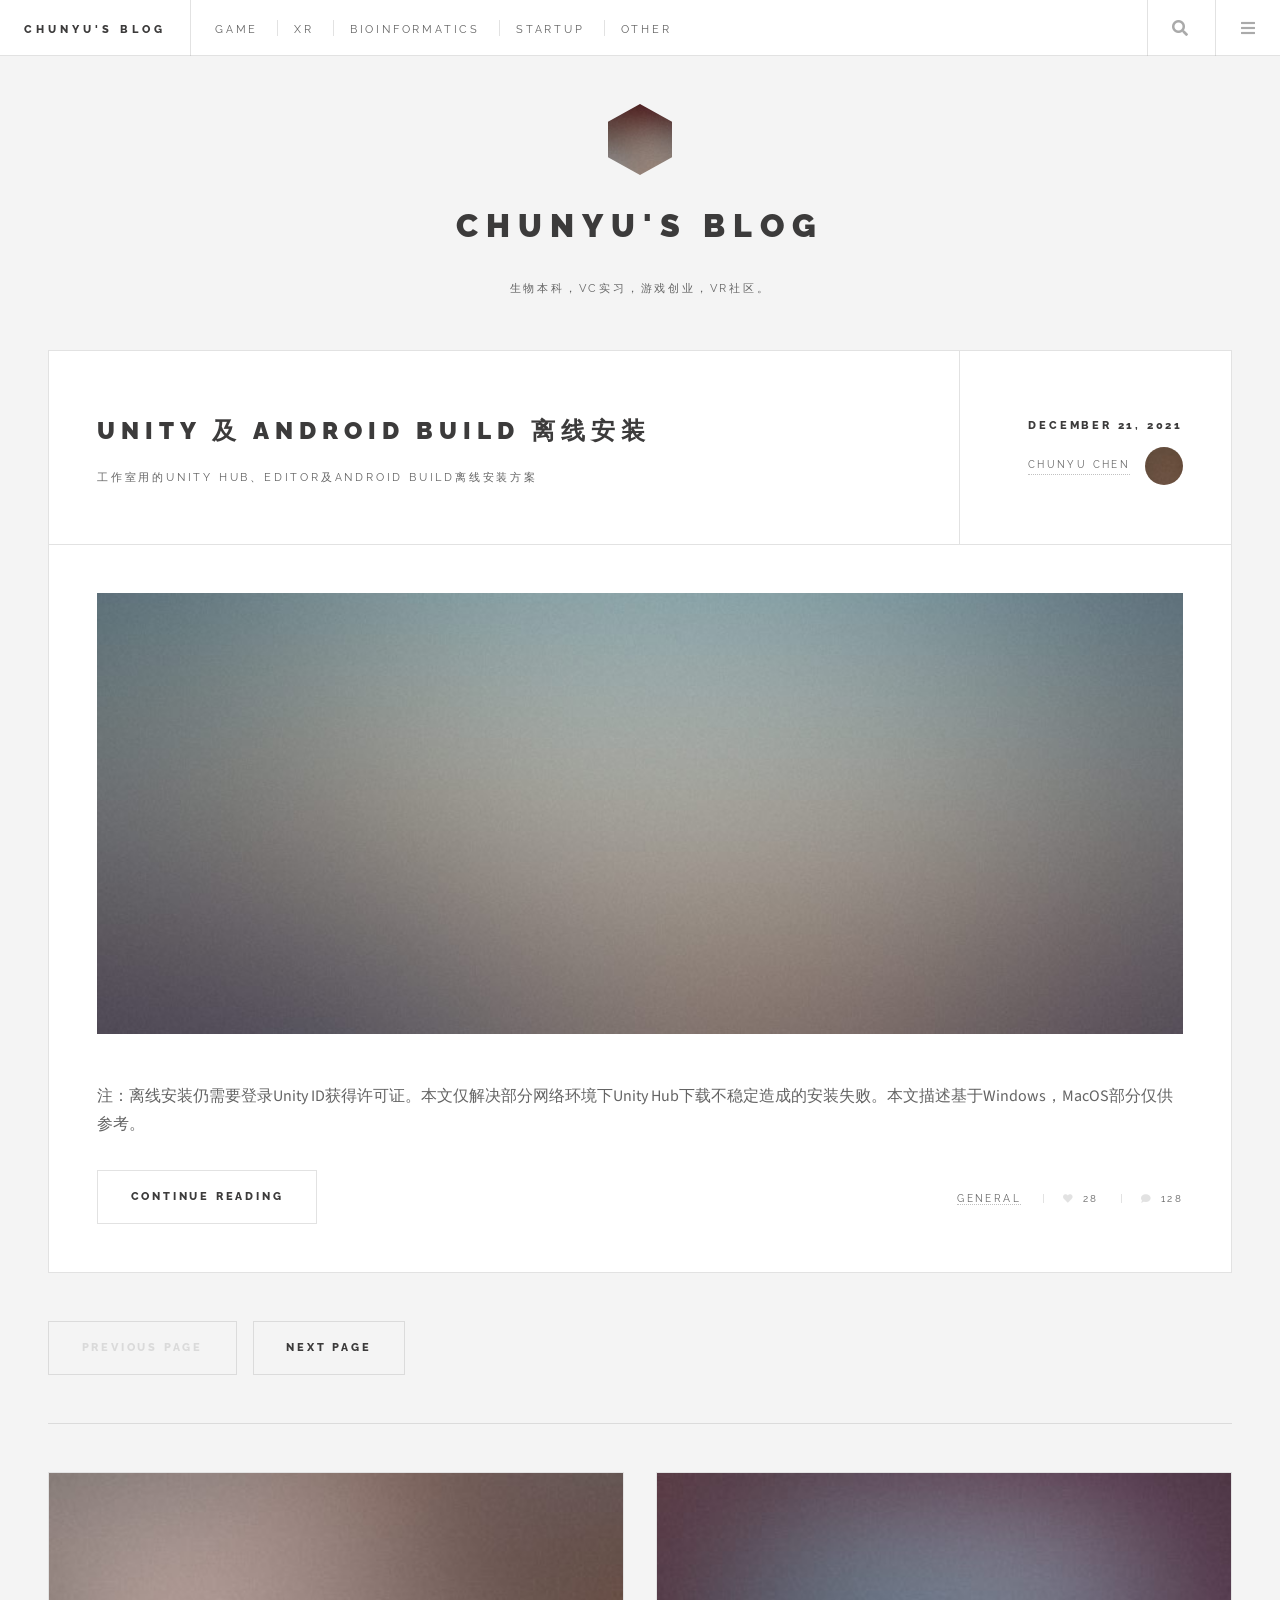
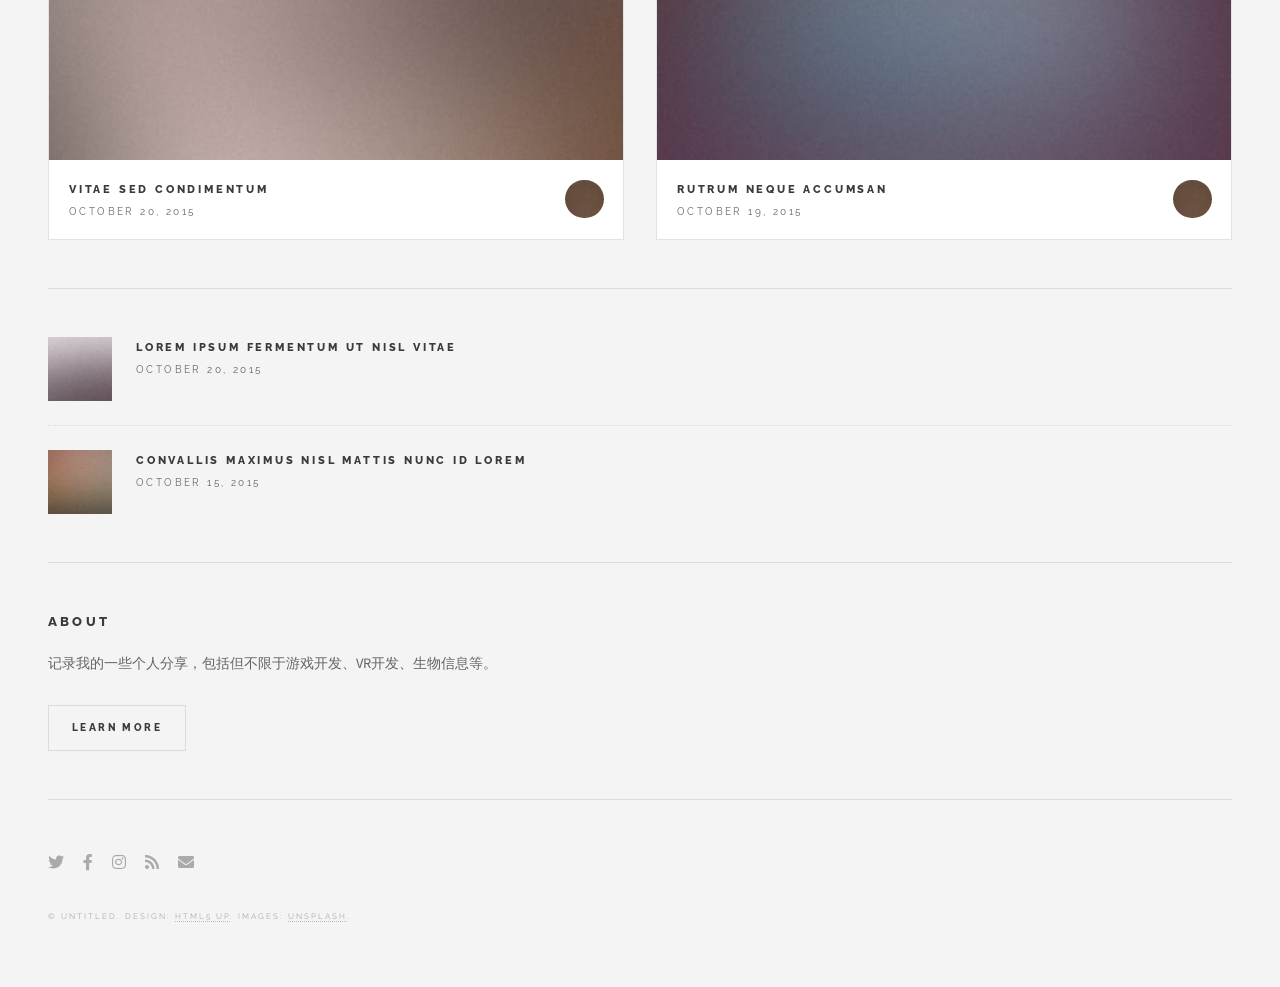
<file: index.html>
<!DOCTYPE HTML>
<!--
	Future Imperfect by HTML5 UP
	html5up.net | @ajlkn
	Free for personal and commercial use under the CCA 3.0 license (html5up.net/license)
-->
<html>
	<head>
		<title>Chunyu's Blog - Game, XR, and Bioinformatics</title> <!--网站标题，搜索引擎收入用-->
		<meta charset="utf-8" />
		<meta name="viewport" content="width=device-width, initial-scale=1, user-scalable=no" />
		<link rel="stylesheet" href="assets/css/main.css" />
	</head>
	<body class="is-preload">

		<!-- Wrapper -->
			<div id="wrapper">

				<!-- Header -->
					<header id="header">
						<h1><a href="index.html">Chunyu's Blog</a></h1>
						<nav class="links">
							<ul>
								<li><a href="#">Game</a></li>
								<li><a href="#">XR</a></li>
								<li><a href="#">Bioinformatics</a></li>
								<li><a href="#">Startup</a></li>
								<li><a href="#">Other</a></li>
							</ul>
						</nav>
						<nav class="main">
							<ul>
								<li class="search">
									<a class="fa-search" href="#search">Search</a>
									<form id="search" method="get" action="#">
										<input type="text" name="query" placeholder="Search" />
									</form>
								</li>
								<li class="menu">
									<a class="fa-bars" href="#menu">Menu</a>
								</li>
							</ul>
						</nav>
					</header>

				<!-- Menu -->
					<section id="menu">

						<!-- Search -->
							<section>
								<form class="search" method="get" action="#">
									<input type="text" name="query" placeholder="Search" />
								</form>
							</section>

						<!-- Links -->
							<section>
								<ul class="links">
									<li>
										<a href="#">
											<h3>Game</h3>
											<p>游戏设计与原型开发</p>
										</a>
									</li>
									<li>
										<a href="#">
											<h3>XR</h3>
											<p>XR开发与社区运营</p>
										</a>
									</li>
									<li>
										<a href="#">
											<h3>Bioinformatics</h3>
											<p>荒废的生物信息学</p>
										</a>
									</li>
									<li>
										<a href="#">
											<h3>Startup</h3>
											<p>创业的辛酸苦辣</p>
										</a>
									</li>
								</ul>
							</section>

						<!-- Actions -->
							<section>
								<ul class="actions stacked">
									<li><a href="#" class="button large fit">Log In</a></li>
								</ul>
							</section>

					</section>

				<!-- Main 大页面展示 -->
					<div id="main">
				
						<!-- Post -->
							<article class="post">
								<header>
									<div class="title">
										<h2><a href="single.html">Unity 及 Android Build 离线安装</a></h2>
										<p>工作室用的Unity Hub、Editor及Android Build离线安装方案</p>
									</div>
									<div class="meta">
										<time class="published" datetime="2015-11-01">December 21, 2021</time>
										<a href="#" class="author"><span class="name">Chunyu CHEN</span><img src="images/avatar.jpg" alt="" /></a>
									</div>
								</header>
								<a href="single.html" class="image featured"><img src="images/pic01.jpg" alt="" /></a>
								<p>注：离线安装仍需要登录Unity ID获得许可证。本文仅解决部分网络环境下Unity Hub下载不稳定造成的安装失败。本文描述基于Windows，MacOS部分仅供参考。</p>
								<footer>
									<ul class="actions">
										<li><a href="single.html" class="button large">Continue Reading</a></li>
									</ul>
									<ul class="stats">
										<li><a href="#">General</a></li>
										<li><a href="#" class="icon solid fa-heart">28</a></li>
										<li><a href="#" class="icon solid fa-comment">128</a></li>
									</ul>
								</footer>
							</article>

						<!-- Post -->
						<!--
							<article class="post">
								<header>
									<div class="title">
										<h2><a href="#">Elements</a></h2>
										<p>Lorem ipsum dolor amet nullam consequat etiam feugiat</p>
									</div>
									<div class="meta">
										<time class="published" datetime="2015-10-18">October 18, 2015</time>
										<a href="#" class="author"><span class="name">Jane Doe</span><img src="images/avatar.jpg" alt="" /></a>
									</div>
								</header>

								<section>
									<h3>Text</h3>
									<p>This is <b>bold</b> and this is <strong>strong</strong>. This is <i>italic</i> and this is <em>emphasized</em>.
									This is <sup>superscript</sup> text and this is <sub>subscript</sub> text.
									This is <u>underlined</u> and this is code: <code>for (;;) { ... }</code>. Finally, <a href="#">this is a link</a>.</p>
									<hr />
									<p>Nunc lacinia ante nunc ac lobortis. Interdum adipiscing gravida odio porttitor sem non mi integer non faucibus ornare mi ut ante amet placerat aliquet. Volutpat eu sed ante lacinia sapien lorem accumsan varius montes viverra nibh in adipiscing blandit tempus accumsan.</p>
									<hr />
									<h2>Heading Level 2</h2>
									<h3>Heading Level 3</h3>
									<h4>Heading Level 4</h4>
									<hr />
									<h4>Blockquote</h4>
									<blockquote>Fringilla nisl. Donec accumsan interdum nisi, quis tincidunt felis sagittis eget tempus euismod. Vestibulum ante ipsum primis in faucibus vestibulum. Blandit adipiscing eu felis iaculis volutpat ac adipiscing accumsan faucibus. Vestibulum ante ipsum primis in faucibus lorem ipsum dolor sit amet nullam adipiscing eu felis.</blockquote>
									<h4>Preformatted</h4>
									<pre><code>i = 0;

while (!deck.isInOrder()) {
  print 'Iteration ' + i;
  deck.shuffle();
  i++;
}

print 'It took ' + i + ' iterations to sort the deck.';</code></pre>
								</section>

								<section>
									<h3>Lists</h3>
									<div class="row">
										<div class="col-6 col-12-medium">
											<h4>Unordered</h4>
											<ul>
												<li>Dolor pulvinar etiam.</li>
												<li>Sagittis adipiscing.</li>
												<li>Felis enim feugiat.</li>
											</ul>
											<h4>Alternate</h4>
											<ul class="alt">
												<li>Dolor pulvinar etiam.</li>
												<li>Sagittis adipiscing.</li>
												<li>Felis enim feugiat.</li>
											</ul>
										</div>
										<div class="col-6 col-12-medium">
											<h4>Ordered</h4>
											<ol>
												<li>Dolor pulvinar etiam.</li>
												<li>Etiam vel felis viverra.</li>
												<li>Felis enim feugiat.</li>
												<li>Dolor pulvinar etiam.</li>
												<li>Etiam vel felis lorem.</li>
												<li>Felis enim et feugiat.</li>
											</ol>
											<h4>Icons</h4>
											<ul class="icons">
												<li><a href="#" class="icon brands fa-twitter"><span class="label">Twitter</span></a></li>
												<li><a href="#" class="icon brands fa-facebook-f"><span class="label">Facebook</span></a></li>
												<li><a href="#" class="icon brands fa-instagram"><span class="label">Instagram</span></a></li>
												<li><a href="#" class="icon brands fa-github"><span class="label">Github</span></a></li>
											</ul>
										</div>
									</div>
									<h3>Actions</h3>
									<div class="row">
										<div class="col-6 col-12-medium">
											<ul class="actions">
												<li><a href="#" class="button">Default</a></li>
												<li><a href="#" class="button">Default</a></li>
												<li><a href="#" class="button">Default</a></li>
											</ul>
											<ul class="actions small">
												<li><a href="#" class="button small">Small</a></li>
												<li><a href="#" class="button small">Small</a></li>
												<li><a href="#" class="button small">Small</a></li>
											</ul>
											<ul class="actions stacked">
												<li><a href="#" class="button">Default</a></li>
												<li><a href="#" class="button">Default</a></li>
												<li><a href="#" class="button">Default</a></li>
											</ul>
											<ul class="actions stacked">
												<li><a href="#" class="button small">Small</a></li>
												<li><a href="#" class="button small">Small</a></li>
												<li><a href="#" class="button small">Small</a></li>
											</ul>
										</div>
										<div class="col-6 col-12-medium">
											<ul class="actions stacked">
												<li><a href="#" class="button fit">Default</a></li>
												<li><a href="#" class="button fit">Default</a></li>
											</ul>
											<ul class="actions stacked">
												<li><a href="#" class="button small fit">Small</a></li>
												<li><a href="#" class="button small fit">Small</a></li>
											</ul>
										</div>
									</div>
								</section>

								<section>
									<h3>Table</h3>
									<h4>Default</h4>
									<div class="table-wrapper">
										<table>
											<thead>
												<tr>
													<th>Name</th>
													<th>Description</th>
													<th>Price</th>
												</tr>
											</thead>
											<tbody>
												<tr>
													<td>Item One</td>
													<td>Ante turpis integer aliquet porttitor.</td>
													<td>29.99</td>
												</tr>
												<tr>
													<td>Item Two</td>
													<td>Vis ac commodo adipiscing arcu aliquet.</td>
													<td>19.99</td>
												</tr>
												<tr>
													<td>Item Three</td>
													<td> Morbi faucibus arcu accumsan lorem.</td>
													<td>29.99</td>
												</tr>
												<tr>
													<td>Item Four</td>
													<td>Vitae integer tempus condimentum.</td>
													<td>19.99</td>
												</tr>
												<tr>
													<td>Item Five</td>
													<td>Ante turpis integer aliquet porttitor.</td>
													<td>29.99</td>
												</tr>
											</tbody>
											<tfoot>
												<tr>
													<td colspan="2"></td>
													<td>100.00</td>
												</tr>
											</tfoot>
										</table>
									</div>

									<h4>Alternate</h4>
									<div class="table-wrapper">
										<table class="alt">
											<thead>
												<tr>
													<th>Name</th>
													<th>Description</th>
													<th>Price</th>
												</tr>
											</thead>
											<tbody>
												<tr>
													<td>Item One</td>
													<td>Ante turpis integer aliquet porttitor.</td>
													<td>29.99</td>
												</tr>
												<tr>
													<td>Item Two</td>
													<td>Vis ac commodo adipiscing arcu aliquet.</td>
													<td>19.99</td>
												</tr>
												<tr>
													<td>Item Three</td>
													<td> Morbi faucibus arcu accumsan lorem.</td>
													<td>29.99</td>
												</tr>
												<tr>
													<td>Item Four</td>
													<td>Vitae integer tempus condimentum.</td>
													<td>19.99</td>
												</tr>
												<tr>
													<td>Item Five</td>
													<td>Ante turpis integer aliquet porttitor.</td>
													<td>29.99</td>
												</tr>
											</tbody>
											<tfoot>
												<tr>
													<td colspan="2"></td>
													<td>100.00</td>
												</tr>
											</tfoot>
										</table>
									</div>
								</section>

								<section>
									<h3>Buttons</h3>
									<ul class="actions">
										<li><a href="#" class="button large">Large</a></li>
										<li><a href="#" class="button">Default</a></li>
										<li><a href="#" class="button small">Small</a></li>
									</ul>
									<ul class="actions fit">
										<li><a href="#" class="button fit">Fit</a></li>
										<li><a href="#" class="button fit">Fit</a></li>
										<li><a href="#" class="button fit">Fit</a></li>
									</ul>
									<ul class="actions fit small">
										<li><a href="#" class="button fit small">Fit + Small</a></li>
										<li><a href="#" class="button fit small">Fit + Small</a></li>
										<li><a href="#" class="button fit small">Fit + Small</a></li>
									</ul>
									<ul class="actions">
										<li><a href="#" class="button icon solid fa-download">Icon</a></li>
										<li><a href="#" class="button icon solid fa-upload">Icon</a></li>
										<li><a href="#" class="button icon solid fa-save">Icon</a></li>
									</ul>
									<ul class="actions">
										<li><span class="button disabled">Disabled</span></li>
										<li><span class="button disabled icon solid fa-download">Disabled</span></li>
									</ul>
								</section>

								<section>
									<h3>Form</h3>
									<form method="post" action="#">
										<div class="row gtr-uniform">
											<div class="col-6 col-12-xsmall">
												<input type="text" name="demo-name" id="demo-name" value="" placeholder="Name" />
											</div>
											<div class="col-6 col-12-xsmall">
												<input type="email" name="demo-email" id="demo-email" value="" placeholder="Email" />
											</div>
											<div class="col-12">
												<select name="demo-category" id="demo-category">
													<option value="">- Category -</option>
													<option value="1">Manufacturing</option>
													<option value="1">Shipping</option>
													<option value="1">Administration</option>
													<option value="1">Human Resources</option>
												</select>
											</div>
											<div class="col-4 col-12-small">
												<input type="radio" id="demo-priority-low" name="demo-priority" checked>
												<label for="demo-priority-low">Low</label>
											</div>
											<div class="col-4 col-12-small">
												<input type="radio" id="demo-priority-normal" name="demo-priority">
												<label for="demo-priority-normal">Normal</label>
											</div>
											<div class="col-4 col-12-small">
												<input type="radio" id="demo-priority-high" name="demo-priority">
												<label for="demo-priority-high">High</label>
											</div>
											<div class="col-6 col-12-small">
												<input type="checkbox" id="demo-copy" name="demo-copy">
												<label for="demo-copy">Email me a copy</label>
											</div>
											<div class="col-6 col-12-small">
												<input type="checkbox" id="demo-human" name="demo-human" checked>
												<label for="demo-human">Not a robot</label>
											</div>
											<div class="col-12">
												<textarea name="demo-message" id="demo-message" placeholder="Enter your message" rows="6"></textarea>
											</div>
											<div class="col-12">
												<ul class="actions">
													<li><input type="submit" value="Send Message" /></li>
													<li><input type="reset" value="Reset" /></li>
												</ul>
											</div>
										</div>
									</form>
								</section>

								<section>
									<h3>Image</h3>
									<h4>Fit</h4>
									<div class="box alt">
										<div class="row gtr-uniform">
											<div class="col-12"><span class="image fit"><img src="images/pic02.jpg" alt="" /></span></div>
											<div class="col-4"><span class="image fit"><img src="images/pic04.jpg" alt="" /></span></div>
											<div class="col-4"><span class="image fit"><img src="images/pic05.jpg" alt="" /></span></div>
											<div class="col-4"><span class="image fit"><img src="images/pic06.jpg" alt="" /></span></div>
											<div class="col-4"><span class="image fit"><img src="images/pic06.jpg" alt="" /></span></div>
											<div class="col-4"><span class="image fit"><img src="images/pic04.jpg" alt="" /></span></div>
											<div class="col-4"><span class="image fit"><img src="images/pic05.jpg" alt="" /></span></div>
											<div class="col-4"><span class="image fit"><img src="images/pic05.jpg" alt="" /></span></div>
											<div class="col-4"><span class="image fit"><img src="images/pic06.jpg" alt="" /></span></div>
											<div class="col-4"><span class="image fit"><img src="images/pic04.jpg" alt="" /></span></div>
										</div>
									</div>
									<h4>Left &amp; Right</h4>
									<p><span class="image left"><img src="images/pic07.jpg" alt="" /></span>Fringilla nisl. Donec accumsan interdum nisi, quis tincidunt felis sagittis eget. tempus euismod. Vestibulum ante ipsum primis in faucibus vestibulum. Blandit adipiscing eu felis iaculis volutpat ac adipiscing accumsan eu faucibus. Integer ac pellentesque praesent tincidunt felis sagittis eget. tempus euismod. Vestibulum ante ipsum primis in faucibus vestibulum. Blandit adipiscing eu felis iaculis volutpat ac adipiscing accumsan eu faucibus. Integer ac pellentesque praesent. Donec accumsan interdum nisi, quis tincidunt felis sagittis eget. tempus euismod. Vestibulum ante ipsum primis in faucibus vestibulum. Blandit adipiscing eu felis iaculis volutpat ac adipiscing accumsan eu faucibus. Integer ac pellentesque praesent tincidunt felis sagittis eget. tempus euismod. Vestibulum ante ipsum primis in faucibus vestibulum. Blandit adipiscing eu felis iaculis volutpat ac adipiscing accumsan eu faucibus. Integer ac pellentesque praesent. Blandit adipiscing eu felis iaculis volutpat ac adipiscing accumsan eu faucibus. Integer ac pellentesque praesent tincidunt felis sagittis eget. tempus euismod. Vestibulum ante ipsum primis in faucibus vestibulum. Blandit adipiscing eu felis iaculis volutpat ac adipiscing accumsan eu faucibus. Integer ac pellentesque praesent.</p>
									<p><span class="image right"><img src="images/pic04.jpg" alt="" /></span>Fringilla nisl. Donec accumsan interdum nisi, quis tincidunt felis sagittis eget. tempus euismod. Vestibulum ante ipsum primis in faucibus vestibulum. Blandit adipiscing eu felis iaculis volutpat ac adipiscing accumsan eu faucibus. Integer ac pellentesque praesent tincidunt felis sagittis eget. tempus euismod. Vestibulum ante ipsum primis in faucibus vestibulum. Blandit adipiscing eu felis iaculis volutpat ac adipiscing accumsan eu faucibus. Integer ac pellentesque praesent. Donec accumsan interdum nisi, quis tincidunt felis sagittis eget. tempus euismod. Vestibulum ante ipsum primis in faucibus vestibulum. Blandit adipiscing eu felis iaculis volutpat ac adipiscing accumsan eu faucibus. Integer ac pellentesque praesent tincidunt felis sagittis eget. tempus euismod. Vestibulum ante ipsum primis in faucibus vestibulum. Blandit adipiscing eu felis iaculis volutpat ac adipiscing accumsan eu faucibus. Integer ac pellentesque praesent. Blandit adipiscing eu felis iaculis volutpat ac adipiscing accumsan eu faucibus. Integer ac pellentesque praesent tincidunt felis sagittis eget. tempus euismod. Vestibulum ante ipsum primis in faucibus vestibulum. Blandit adipiscing eu felis iaculis volutpat ac adipiscing accumsan eu faucibus. Integer ac pellentesque praesent.</p>
								</section>

							</article>
						-->

						<!-- Pagination -->
							<ul class="actions pagination">
								<li><a href="" class="disabled button large previous">Previous Page</a></li>
								<li><a href="#" class="button large next">Next Page</a></li>
							</ul>

					</div>
					

				<!-- Sidebar -->
					<section id="sidebar">

						<!-- Intro -->
							<section id="intro">
								<a href="#" class="logo"><img src="images/logo.jpg" alt="" /></a>
								<header>
									<h2>Chunyu's Blog</h2>
									<p>生物本科，VC实习，游戏创业，VR社区。</a></p>
								</header>
							</section>

						<!-- Mini Posts -->
							<section>
								<div class="mini-posts">

									<!-- Mini Post -->
										<article class="mini-post">
											<header>
												<h3><a href="single.html">Vitae sed condimentum</a></h3>
												<time class="published" datetime="2015-10-20">October 20, 2015</time>
												<a href="#" class="author"><img src="images/avatar.jpg" alt="" /></a>
											</header>
											<a href="single.html" class="image"><img src="images/pic04.jpg" alt="" /></a>
										</article>

									<!-- Mini Post -->
										<article class="mini-post">
											<header>
												<h3><a href="single.html">Rutrum neque accumsan</a></h3>
												<time class="published" datetime="2015-10-19">October 19, 2015</time>
												<a href="#" class="author"><img src="images/avatar.jpg" alt="" /></a>
											</header>
											<a href="single.html" class="image"><img src="images/pic05.jpg" alt="" /></a>
										</article>

								</div>
							</section>

						<!-- Posts List -->
							<section>
								<ul class="posts">
									<li>
										<article>
											<header>
												<h3><a href="single.html">Lorem ipsum fermentum ut nisl vitae</a></h3>
												<time class="published" datetime="2015-10-20">October 20, 2015</time>
											</header>
											<a href="single.html" class="image"><img src="images/pic08.jpg" alt="" /></a>
										</article>
									</li>
									<li>
										<article>
											<header>
												<h3><a href="single.html">Convallis maximus nisl mattis nunc id lorem</a></h3>
												<time class="published" datetime="2015-10-15">October 15, 2015</time>
											</header>
											<a href="single.html" class="image"><img src="images/pic09.jpg" alt="" /></a>
										</article>
									</li>
								</ul>
							</section>

						<!-- About -->
							<section class="blurb">
								<h2>About</h2>
								<p>记录我的一些个人分享，包括但不限于游戏开发、VR开发、生物信息等。</p>
								<ul class="actions">
									<li><a href="#" class="button">Learn More</a></li>
								</ul>
							</section>

						<!-- Footer -->
							<section id="footer">
								<ul class="icons">
									<li><a href="#" class="icon brands fa-twitter"><span class="label">Twitter</span></a></li>
									<li><a href="#" class="icon brands fa-facebook-f"><span class="label">Facebook</span></a></li>
									<li><a href="#" class="icon brands fa-instagram"><span class="label">Instagram</span></a></li>
									<li><a href="#" class="icon solid fa-rss"><span class="label">RSS</span></a></li>
									<li><a href="#" class="icon solid fa-envelope"><span class="label">Email</span></a></li>
								</ul>
								<p class="copyright">&copy; Untitled. Design: <a href="http://html5up.net">HTML5 UP</a>. Images: <a href="http://unsplash.com">Unsplash</a>.</p>
							</section>

					</section>

			</div>

		<!-- Scripts -->
			<script src="assets/js/jquery.min.js"></script>
			<script src="assets/js/browser.min.js"></script>
			<script src="assets/js/breakpoints.min.js"></script>
			<script src="assets/js/util.js"></script>
			<script src="assets/js/main.js"></script>

	</body>
</html>
</file>
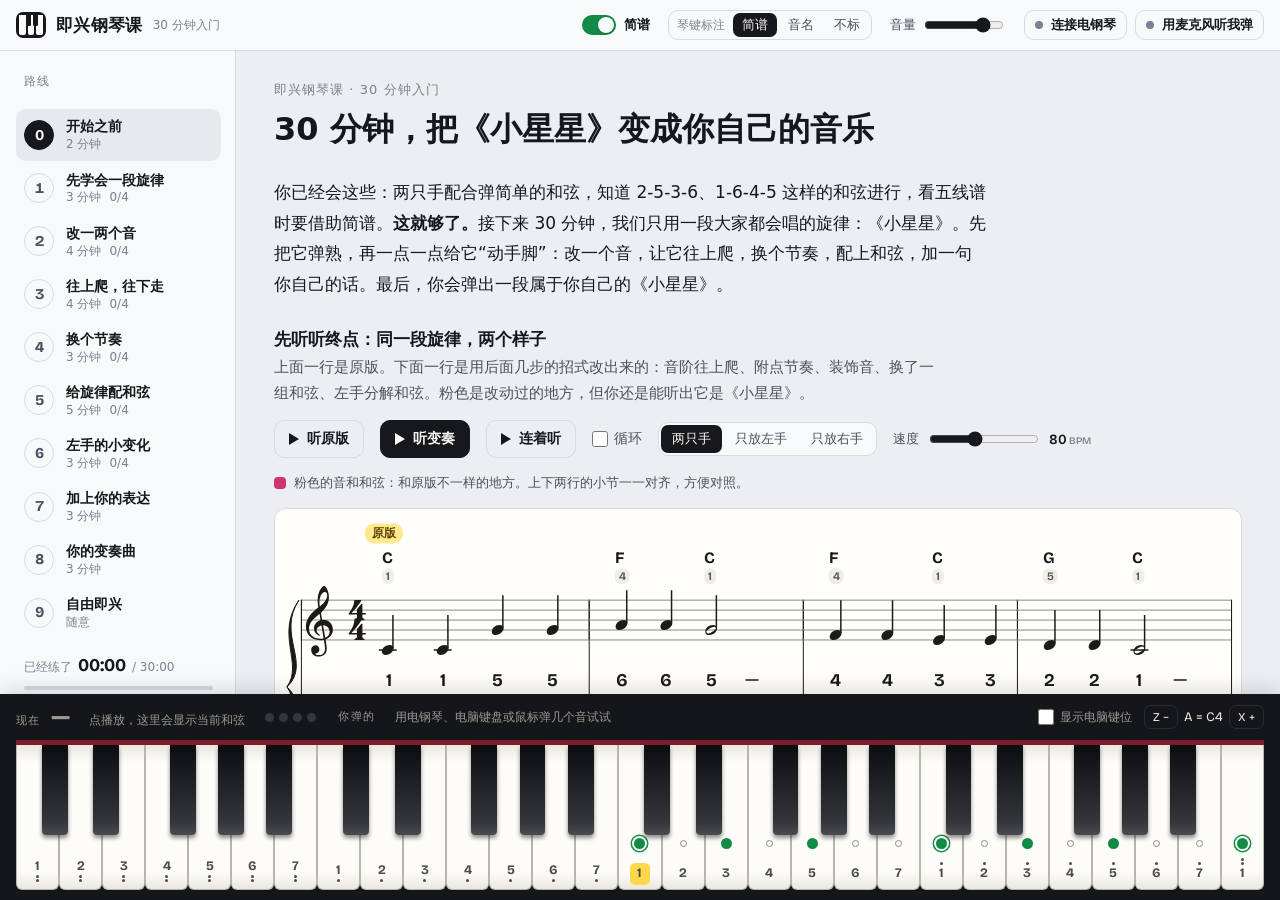
<file: piano/index.html>
<!doctype html>
<html lang="zh-CN">
<head>
<meta charset="utf-8">
<meta name="viewport" content="width=device-width, initial-scale=1, viewport-fit=cover">
<title>即兴钢琴课</title>
<meta name="description" content="30 分钟钢琴即兴入门：五线谱 + 简谱 + 琴键位置，跟着伴奏循环一步步练。">
<meta name="theme-color" content="#15161a">
<link rel="icon" href="data:image/svg+xml,%3Csvg xmlns='http://www.w3.org/2000/svg' viewBox='0 0 32 32'%3E%3Crect width='32' height='32' rx='7' fill='%2315161a'/%3E%3Crect x='5' y='7' width='6.4' height='18' rx='1.5' fill='%23fbfaf7'/%3E%3Crect x='12.8' y='7' width='6.4' height='18' rx='1.5' fill='%23fbfaf7'/%3E%3Crect x='20.6' y='7' width='6.4' height='18' rx='1.5' fill='%23fbfaf7'/%3E%3Crect x='9.4' y='7' width='4.6' height='10.5' rx='1' fill='%2315161a'/%3E%3Crect x='18' y='7' width='4.6' height='10.5' rx='1' fill='%2315161a'/%3E%3Ccircle cx='8.2' cy='21' r='2' fill='%23e8641c'/%3E%3C/svg%3E">
<link rel="stylesheet" href="css/style.css">
</head>
<body>
<div class="app">
  <header class="topbar">
    <a class="brand" href="#start" aria-label="即兴钢琴课，回到开始">
      <span class="brand-mark" aria-hidden="true"><i></i><i></i><i></i><b></b><b></b></span>
      <span class="brand-name">即兴钢琴课</span>
      <span class="brand-sub">30 分钟入门</span>
    </a>
    <div class="tools">
      <label class="switch" for="opt-jianpu">
        <input type="checkbox" id="opt-jianpu" role="switch" checked>
        <span class="switch-track" aria-hidden="true"></span>
        <span>简谱</span>
      </label>
      <fieldset class="seg compact" aria-label="琴键上标注">
        <legend class="sr-only">琴键上标注</legend>
        <span class="seg-title">琴键标注</span>
        <label><input type="radio" name="opt-labels" id="lab-jianpu" value="jianpu" checked><span>简谱</span></label>
        <label><input type="radio" name="opt-labels" id="lab-letter" value="letter"><span>音名</span></label>
        <label><input type="radio" name="opt-labels" id="lab-none" value="none"><span>不标</span></label>
      </fieldset>
      <label class="vol" for="opt-volume"><span>音量</span><input type="range" id="opt-volume" min="0" max="100" value="80"></label>
      <div class="midi">
        <div class="midi-btns">
          <button type="button" class="btn ghost small" id="btn-midi"><i class="midi-dot" aria-hidden="true"></i><span>连接电钢琴</span></button>
          <button type="button" class="btn ghost small" id="btn-mic" aria-pressed="false" hidden><i class="midi-dot" aria-hidden="true"></i><span>用麦克风听我弹</span></button>
        </div>
        <p class="midi-status" id="midi-status" role="status" hidden></p>
        <p class="midi-status" id="mic-status" role="status" hidden></p>
        <label class="check small" id="midi-sound-wrap" hidden><input type="checkbox" id="opt-midi-sound"><span>电钢琴的音也从电脑放出来</span></label>
      </div>
    </div>
  </header>

  <div class="middle">
    <aside class="route" aria-label="课程路线">
      <p class="route-title">路线</p>
      <nav id="route-list"></nav>
      <div class="timer" aria-label="本机累计练习时间">
        <div class="timer-head"><span>已经练了</span><b id="timer-text">00:00</b><span class="timer-goal">/ 30:00</span></div>
        <div class="timer-track"><i id="timer-bar"></i></div>
      </div>
      <details class="cheat">
        <summary>乐理小抄</summary>
        <table>
          <caption class="sr-only">简谱与音名对照</caption>
          <tr><th scope="row">简谱</th><td>1</td><td>2</td><td>3</td><td>4</td><td>5</td><td>6</td><td>7</td></tr>
          <tr><th scope="row">音名</th><td>C</td><td>D</td><td>E</td><td>F</td><td>G</td><td>A</td><td>B</td></tr>
          <tr><th scope="row">唱名</th><td>do</td><td>re</td><td>mi</td><td>fa</td><td>sol</td><td>la</td><td>si</td></tr>
        </table>
        <ul>
          <li><b>五声音阶</b> 1 2 3 5 6</li>
          <li><b>1 级 C</b> 1 3 5 · <b>6m 级 Am</b> 6 1 3</li>
          <li><b>4 级 F</b> 4 6 1 · <b>5 级 G</b> 5 7 2</li>
          <li><b>2m 级 Dm</b> 2 4 6 · <b>3m 级 Em</b> 3 5 7</li>
          <li>数字上面加点：高八度；下面加点：低八度</li>
          <li>下划线：半拍；横线 “–”：再延长一拍</li>
        </ul>
      </details>
    </aside>
    <div class="main-scroll" id="main-scroll">
      <main class="main" id="main" tabindex="-1"></main>
      <footer class="credits">
        <p>钢琴采样：Salamander Grand Piano（Alexander Holm，CC BY 3.0）· 五线谱：VexFlow（MIT）· 字体：Bricolage Grotesque（OFL）。练习进度只保存在这台设备的浏览器里。</p>
      </footer>
    </div>
  </div>

  <footer class="dock" aria-label="钢琴键盘">
    <div class="dock-bar">
      <div class="now idle" id="now">
        <span class="now-label">现在</span>
        <span class="now-chord" id="now-chord">—</span>
        <span class="now-deg" id="now-deg"></span>
        <span class="now-tones" id="now-tones"></span>
        <span class="now-next" id="now-next"></span>
        <span class="now-beats" id="now-beats" aria-hidden="true"><i></i><i></i><i></i><i></i></span>
        <span class="now-count" id="now-count" aria-live="assertive"></span>
      </div>
      <div class="trail empty" aria-live="off">
        <span class="trail-label">你弹的</span>
        <span class="trail-notes" id="trail-notes"></span>
        <span class="trail-empty">用电钢琴、电脑键盘或鼠标弹几个音试试</span>
      </div>
      <div class="kbd-tools">
        <label class="check small" for="opt-hints"><input type="checkbox" id="opt-hints"><span>显示电脑键位</span></label>
        <span class="oct">
          <button type="button" class="icon-btn" id="oct-down" aria-label="电脑键盘低一个八度">Z −</button>
          <span id="kbd-octave">A = C4</span>
          <button type="button" class="icon-btn" id="oct-up" aria-label="电脑键盘高一个八度">X +</button>
        </span>
      </div>
      <p class="sound-status" id="sound-status" hidden></p>
    </div>
    <div class="kb-frame">
      <div id="keyboard"></div>
    </div>
  </footer>
</div>
<script src="vendor/vexflow-bravura.js"></script>
<script type="module" src="js/app.js"></script>
</body>
</html>
</file>
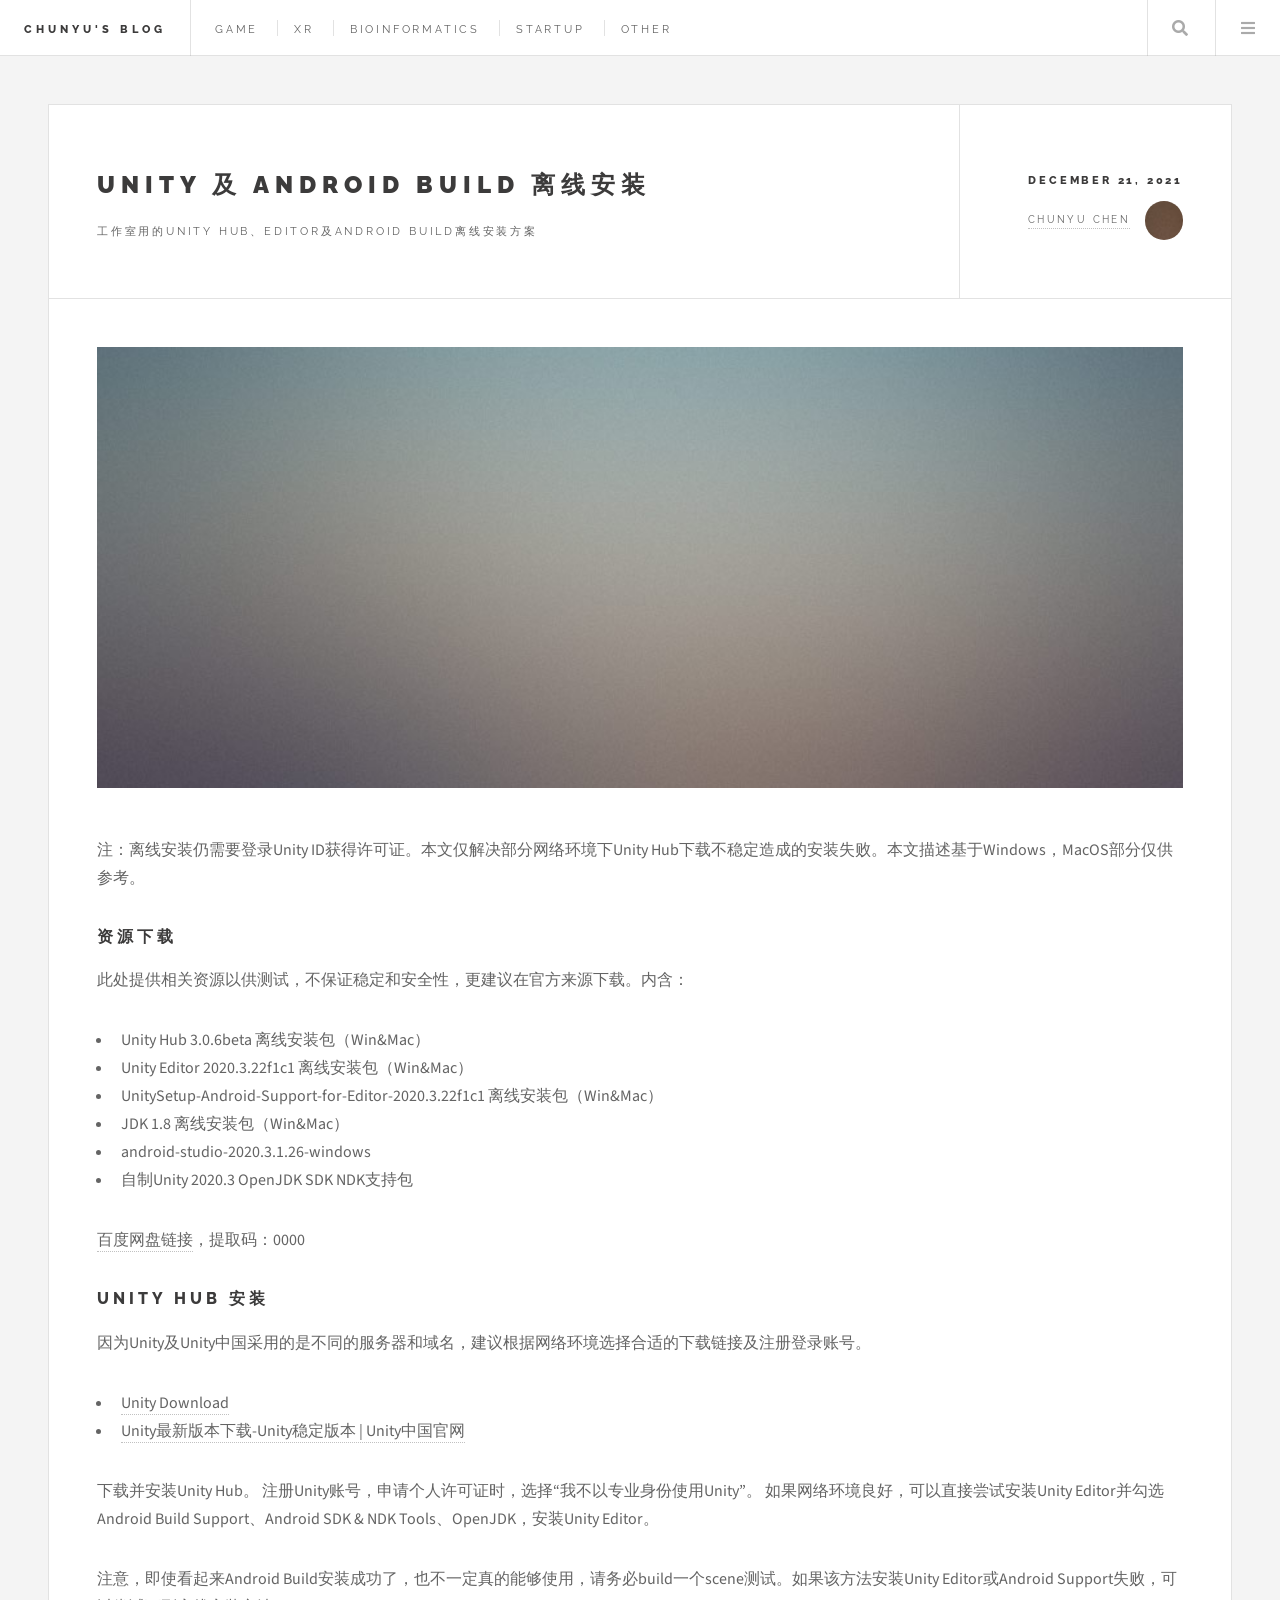
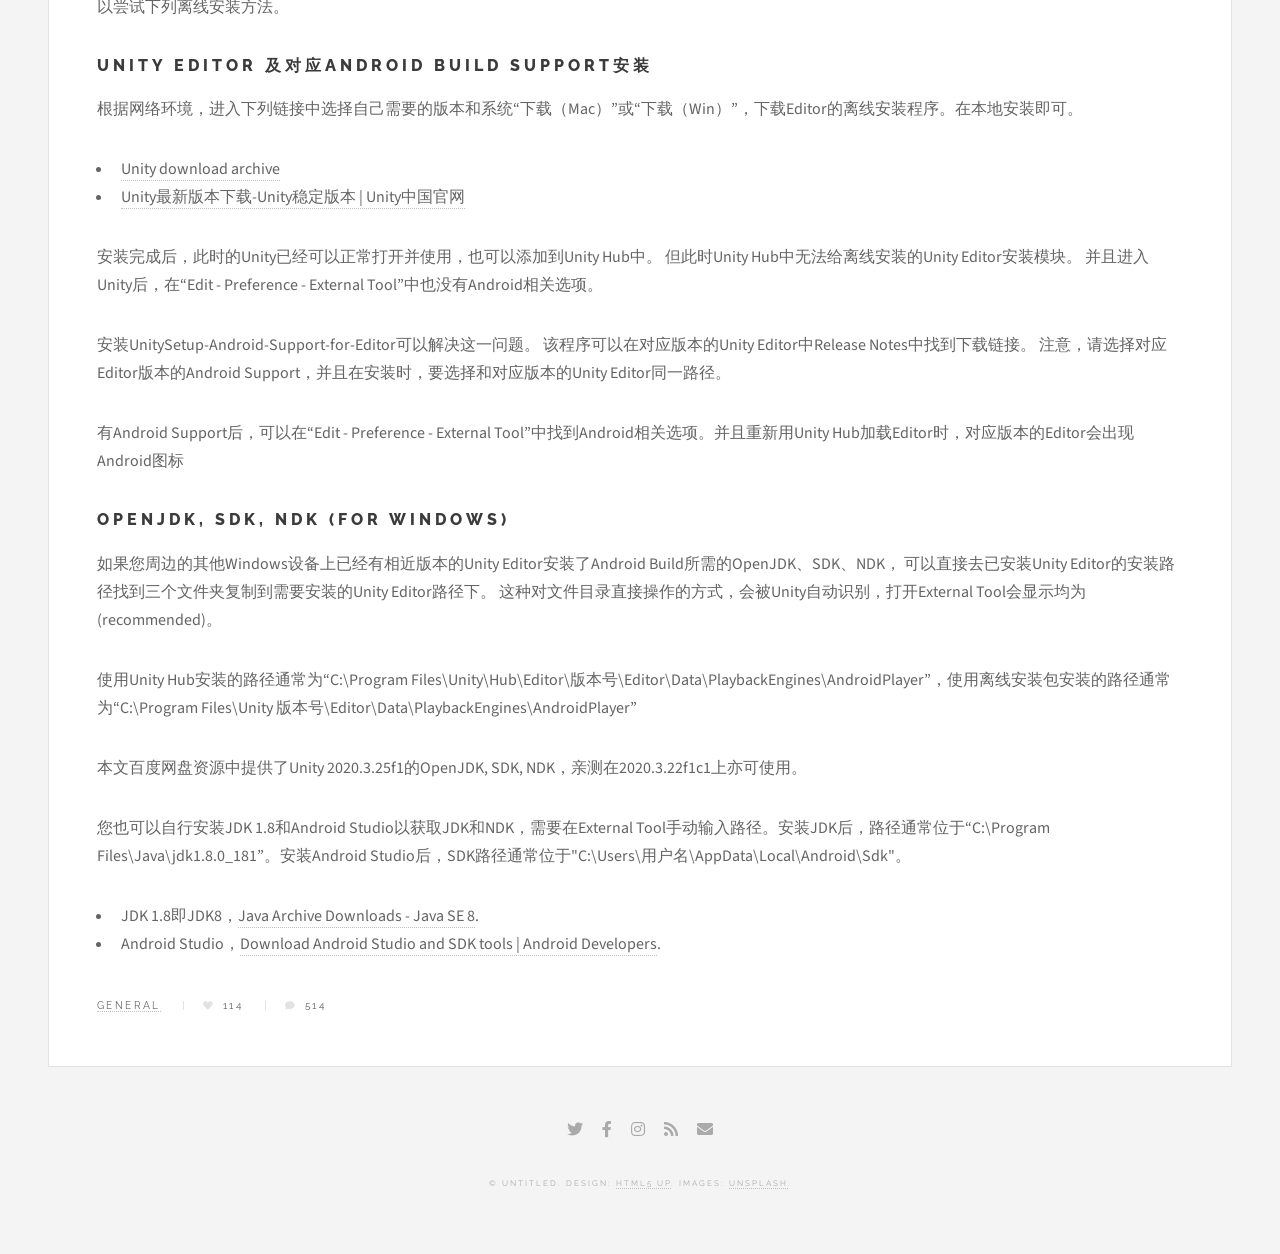
<file: single.html>
<!DOCTYPE HTML>
<!--
	Future Imperfect by HTML5 UP
	html5up.net | @ajlkn
	Free for personal and commercial use under the CCA 3.0 license (html5up.net/license)
-->
<html>
	<head>
		<title>Unity Android Build Support 离线安装 - Chunyu's Blog
		</title>
		<meta charset="utf-8" />
		<meta name="viewport" content="width=device-width, initial-scale=1, user-scalable=no" />
		<link rel="stylesheet" href="assets/css/main.css" />
	</head>
	<body class="single is-preload">

		<!-- Wrapper -->
			<div id="wrapper">

				<!-- Header -->
				<header id="header">
					<h1><a href="index.html">Chunyu's Blog</a></h1>
					<nav class="links">
						<ul>
							<li><a href="#">Game</a></li>
							<li><a href="#">XR</a></li>
							<li><a href="#">Bioinformatics</a></li>
							<li><a href="#">Startup</a></li>
							<li><a href="#">Other</a></li>
						</ul>
					</nav>
					<nav class="main">
						<ul>
							<li class="search">
								<a class="fa-search" href="#search">Search</a>
								<form id="search" method="get" action="#">
									<input type="text" name="query" placeholder="Search" />
								</form>
							</li>
							<li class="menu">
								<a class="fa-bars" href="#menu">Menu</a>
							</li>
						</ul>
					</nav>
				</header>

				<!-- Menu -->
					<section id="menu">

						<!-- Search -->
							<section>
								<form class="search" method="get" action="#">
									<input type="text" name="query" placeholder="Search" />
								</form>
							</section>

						<!-- Links -->
							<section>
								<ul class="links">
									<li>
										<a href="#">
											<h3>Game</h3>
											<p>游戏设计与原型开发</p>
										</a>
									</li>
									<li>
										<a href="#">
											<h3>XR</h3>
											<p>XR开发与社区运营</p>
										</a>
									</li>
									<li>
										<a href="#">
											<h3>Bioinformatics</h3>
											<p>荒废的生物信息学</p>
										</a>
									</li>
									<li>
										<a href="#">
											<h3>Startup</h3>
											<p>创业的辛酸苦辣</p>
										</a>
									</li>
								</ul>
							</section>

						<!-- Actions -->
							<section>
								<ul class="actions stacked">
									<li><a href="#" class="button large fit">Log In</a></li>
								</ul>
							</section>

					</section>

				<!-- Main -->
					<div id="main">

						<!-- Post -->
							<article class="post">
								<header>
									<div class="title">
										<h2><a href="#">Unity 及 Android Build 离线安装</a></h2>
										<p>工作室用的Unity Hub、Editor及Android Build离线安装方案</p>
									</div>
									<div class="meta">
										<time class="published" datetime="2015-11-01">December 21, 2021</time>
										<a href="#" class="author"><span class="name">Chunyu CHEN</span><img src="images/avatar.jpg" alt="" /></a>
									</div>
								</header>
								<span class="image featured"><img src="images/pic01.jpg" alt="" /></span>
								<p>注：离线安装仍需要登录Unity ID获得许可证。本文仅解决部分网络环境下Unity Hub下载不稳定造成的安装失败。本文描述基于Windows，MacOS部分仅供参考。</p>
								<h1>资源下载</h1>
								<p>此处提供相关资源以供测试，不保证稳定和安全性，更建议在官方来源下载。内含：
									<ul>
										<li>Unity Hub 3.0.6beta 离线安装包（Win&Mac）</li>
										<li>Unity Editor 2020.3.22f1c1 离线安装包（Win&Mac）</li>
										<li>UnitySetup-Android-Support-for-Editor-2020.3.22f1c1 离线安装包（Win&Mac）</li>
										<li>JDK 1.8 离线安装包（Win&Mac）</li>
										<li>android-studio-2020.3.1.26-windows</li>
										<li>自制Unity 2020.3 OpenJDK SDK NDK支持包</li>
									</ul>
									<a href="https://pan.baidu.com/s/1GfhpDfpIPhpgLMyL6VQJcg">百度网盘链接</a>，提取码：0000</p>
								<h1>Unity Hub 安装</h1>
								<p>因为Unity及Unity中国采用的是不同的服务器和域名，建议根据网络环境选择合适的下载链接及注册登录账号。</p>
									<ul>
										<li><a href="https://unity.com/cn/download">Unity Download</a></li>
										<li><a href="https://unity.cn/releases">Unity最新版本下载-Unity稳定版本 | Unity中国官网</a></li>
									</ul>
								<p>下载并安装Unity Hub。
								注册Unity账号，申请个人许可证时，选择“我不以专业身份使用Unity”。
								如果网络环境良好，可以直接尝试安装Unity Editor并勾选Android Build Support、Android SDK & NDK Tools、OpenJDK，安装Unity Editor。</p>
								<p>注意，即使看起来Android Build安装成功了，也不一定真的能够使用，请务必build一个scene测试。如果该方法安装Unity Editor或Android Support失败，可以尝试下列离线安装方法。</p>
								<h1>Unity Editor 及对应Android Build Support安装</h1>
								<p>根据网络环境，进入下列链接中选择自己需要的版本和系统“下载（Mac）”或“下载（Win）”，下载Editor的离线安装程序。在本地安装即可。</p>
								<ul>
									<li><a href="https://unity3d.com/get-unity/download/archive">Unity download archive</a></li>
									<li><a href="https://unity.cn/releases">Unity最新版本下载-Unity稳定版本 | Unity中国官网</a></li>
								</ul>
								<p>安装完成后，此时的Unity已经可以正常打开并使用，也可以添加到Unity Hub中。
								但此时Unity Hub中无法给离线安装的Unity Editor安装模块。
								并且进入Unity后，在“Edit - Preference - External Tool”中也没有Android相关选项。</p>
								<p>安装UnitySetup-Android-Support-for-Editor可以解决这一问题。
									该程序可以在对应版本的Unity Editor中Release Notes中找到下载链接。
									注意，请选择对应Editor版本的Android Support，并且在安装时，要选择和对应版本的Unity Editor同一路径。</p>
								<p>有Android Support后，可以在“Edit - Preference - External Tool”中找到Android相关选项。并且重新用Unity Hub加载Editor时，对应版本的Editor会出现Android图标</p>
								<h1>OpenJDK, SDK, NDK (for Windows)</h1>
								<p>如果您周边的其他Windows设备上已经有相近版本的Unity Editor安装了Android Build所需的OpenJDK、SDK、NDK，
									可以直接去已安装Unity Editor的安装路径找到三个文件夹复制到需要安装的Unity Editor路径下。
									这种对文件目录直接操作的方式，会被Unity自动识别，打开External Tool会显示均为(recommended)。</p>
								<p>使用Unity Hub安装的路径通常为“C:\Program Files\Unity\Hub\Editor\版本号\Editor\Data\PlaybackEngines\AndroidPlayer”，使用离线安装包安装的路径通常为“C:\Program Files\Unity 版本号\Editor\Data\PlaybackEngines\AndroidPlayer”</p>
								<p>本文百度网盘资源中提供了Unity 2020.3.25f1的OpenJDK, SDK, NDK，亲测在2020.3.22f1c1上亦可使用。</p>
								<p>您也可以自行安装JDK 1.8和Android Studio以获取JDK和NDK，需要在External Tool手动输入路径。安装JDK后，路径通常位于“C:\Program Files\Java\jdk1.8.0_181”。安装Android Studio后，SDK路径通常位于"C:\Users\用户名\AppData\Local\Android\Sdk"。</p>
								
								<ul>
									<li>JDK 1.8即JDK8，<a href="https://www.oracle.com/java/technologies/javase/javase8-archive-downloads.html">Java Archive Downloads - Java SE 8</a>. </li>
									<li>Android Studio，<a href="https://developer.android.com/studio">Download Android Studio and SDK tools  |  Android Developers</a>. </li>
								</ul>
								

								<footer>
									<ul class="stats">
										<li><a href="#">General</a></li>
										<li><a href="#" class="icon solid fa-heart">114</a></li>
										<li><a href="#" class="icon solid fa-comment">514</a></li>
									</ul>
								</footer>
							</article>

					</div>

				<!-- Footer -->
					<section id="footer">
						<ul class="icons">
							<li><a href="#" class="icon brands fa-twitter"><span class="label">Twitter</span></a></li>
							<li><a href="#" class="icon brands fa-facebook-f"><span class="label">Facebook</span></a></li>
							<li><a href="#" class="icon brands fa-instagram"><span class="label">Instagram</span></a></li>
							<li><a href="#" class="icon solid fa-rss"><span class="label">RSS</span></a></li>
							<li><a href="#" class="icon solid fa-envelope"><span class="label">Email</span></a></li>
						</ul>
						<p class="copyright">&copy; Untitled. Design: <a href="http://html5up.net">HTML5 UP</a>. Images: <a href="http://unsplash.com">Unsplash</a>.</p>
					</section>

			</div>

		<!-- Scripts -->
			<script src="assets/js/jquery.min.js"></script>
			<script src="assets/js/browser.min.js"></script>
			<script src="assets/js/breakpoints.min.js"></script>
			<script src="assets/js/util.js"></script>
			<script src="assets/js/main.js"></script>

	</body>
</html>
</file>
<file: piano/css/style.css>
/* 布局：琴房。左边是课程路线，中间是谱架（乐谱和讲解），底部固定一架钢琴键盘，就像真的坐在琴前。 */

@font-face {
  font-family: 'Bricolage Grotesque';
  src: url('../fonts/bricolage-grotesque-wght.woff2') format('woff2');
  font-weight: 200 800;
  font-display: swap;
}

:root {
  /* 颜色：示范右手 = 橙，左手 = 蓝，安全音 = 绿，你弹的 = 紫；界面本身只用黑白灰，把颜色留给音乐 */
  --bg: #eceef2;
  --surface: #f8f9fb;
  --paper: #fffefb;
  --paper-ink: #1c1b19;
  --paper-ink-2: #5d5b55;
  --paper-tint: #efede6;
  --staff-line: #8d8a82;
  --ink: #15171c;
  --ink-2: #4a505e;
  --ink-3: #7b8190;
  --line: #d6dae2;
  --line-2: #e6e9ee;
  --btn-bg: #17181c;
  --btn-ink: #fbfaf7;
  --rh: #e4601a;
  --rh-soft: #fde5d5;
  --lh: #2563d4;
  --lh-soft: #dbe5fa;
  --safe: #138a46;
  --safe-soft: #d3f0de;
  --you: #a33ccc;
  --you-soft: #f0dcf8;
  --changed: #d1336c;
  --changed-soft: #fbe1ea;
  --warn: #b45309;
  --tag-bg: #ffe98f;
  --tag-ink: #5a4500;
  --dock: #15161a;
  --dock-ink: #ecebe6;
  --dock-ink-2: #9b9a94;
  --dock-line: #2b2c31;
  --felt: #7a1f2b;
  --key-w1: #fdfcf8;
  --key-w2: #ebe8e0;
  --key-edge: #b9b5ab;
  --key-b1: #34353b;
  --key-b2: #0c0d10;
  --key-label: #4f4c45;
  --key-scale: #8e8a80;
  --sticker: #ffd84a;
  --focus: #2563d4;

  --font-ui: 'PingFang SC', 'Hiragino Sans GB', 'Microsoft YaHei', 'Noto Sans SC', 'Source Han Sans SC', system-ui, -apple-system, 'Segoe UI', sans-serif;
  --font-display: 'Bricolage Grotesque', 'Avenir Next', 'Segoe UI', var(--font-ui);

  --radius: 12px;
  --kb-h: clamp(92px, 17vh, 150px);
}

@media (prefers-color-scheme: dark) {
  :root:not([data-theme='light']) {
    --bg: #0f1115;
    --surface: #16191e;
    --paper: #1b1e24;
    --paper-ink: #e7e6e2;
    --paper-ink-2: #a6a49d;
    --paper-tint: #2a2e36;
    --staff-line: #7d7a73;
    --ink: #eceef2;
    --ink-2: #b4bac6;
    --ink-3: #8a909e;
    --line: #2b3039;
    --line-2: #22262e;
    --btn-bg: #ecebe6;
    --btn-ink: #121418;
    --rh: #ff8243;
    --rh-soft: #4a2716;
    --lh: #6c9fff;
    --lh-soft: #1a2945;
    --safe: #3bcf7c;
    --safe-soft: #12351f;
    --you: #d683f5;
    --you-soft: #3a1f47;
    --changed: #ff6f9c;
    --changed-soft: #4a1b2c;
    --warn: #f5b04a;
    --tag-bg: #5b4a0b;
    --tag-ink: #ffe58a;
    --dock: #0a0b0d;
    --dock-line: #24252a;
    --key-w1: #ecebe5;
    --key-w2: #d6d3ca;
    --key-edge: #9f9b91;
    --focus: #8fb6ff;
    color-scheme: dark;
  }
}

:root[data-theme='dark'] {
  --bg: #0f1115;
  --surface: #16191e;
  --paper: #1b1e24;
  --paper-ink: #e7e6e2;
  --paper-ink-2: #a6a49d;
  --paper-tint: #2a2e36;
  --staff-line: #7d7a73;
  --ink: #eceef2;
  --ink-2: #b4bac6;
  --ink-3: #8a909e;
  --line: #2b3039;
  --line-2: #22262e;
  --btn-bg: #ecebe6;
  --btn-ink: #121418;
  --rh: #ff8243;
  --rh-soft: #4a2716;
  --lh: #6c9fff;
  --lh-soft: #1a2945;
  --safe: #3bcf7c;
  --safe-soft: #12351f;
  --you: #d683f5;
  --you-soft: #3a1f47;
  --changed: #ff6f9c;
  --changed-soft: #4a1b2c;
  --warn: #f5b04a;
  --tag-bg: #5b4a0b;
  --tag-ink: #ffe58a;
  --dock: #0a0b0d;
  --dock-line: #24252a;
  --key-w1: #ecebe5;
  --key-w2: #d6d3ca;
  --key-edge: #9f9b91;
  --focus: #8fb6ff;
  color-scheme: dark;
}

*, *::before, *::after { box-sizing: border-box; }
html, body { height: 100%; }
body {
  margin: 0;
  background: var(--bg);
  color: var(--ink);
  font: 15px/1.7 var(--font-ui);
  -webkit-font-smoothing: antialiased;
  -webkit-text-size-adjust: 100%;
}
[hidden] { display: none !important; }
button, input, select { font: inherit; color: inherit; }
a { color: inherit; }
:focus-visible { outline: 2px solid var(--focus); outline-offset: 2px; border-radius: 6px; }
.sr-only { position: absolute; width: 1px; height: 1px; overflow: hidden; clip: rect(0 0 0 0); white-space: nowrap; }
sup { font-size: 0.68em; line-height: 0; }

/* ---------- 整体框架 ---------- */
.app {
  display: grid;
  grid-template-rows: auto minmax(0, 1fr) auto;
  height: 100%;
}

.topbar {
  display: flex;
  align-items: center;
  justify-content: space-between;
  gap: 12px 20px;
  flex-wrap: wrap;
  padding-block: 10px;
  padding-left: max(16px, env(safe-area-inset-left, 0px));
  padding-right: max(16px, env(safe-area-inset-right, 0px));
  background: var(--surface);
  border-bottom: 1px solid var(--line);
  position: relative;
  z-index: 5;
}

.brand {
  display: flex;
  align-items: center;
  gap: 10px;
  text-decoration: none;
  min-width: 0;
}
.brand-mark {
  position: relative;
  width: 30px;
  height: 26px;
  display: flex;
  gap: 2px;
  padding: 3px;
  border-radius: 7px;
  background: var(--btn-bg);
  flex: none;
}
.brand-mark i { flex: 1; background: var(--btn-ink); border-radius: 0 0 2px 2px; }
.brand-mark b { position: absolute; top: 3px; width: 5px; height: 11px; background: var(--btn-bg); border-radius: 0 0 1.5px 1.5px; }
.brand-mark b:nth-of-type(1) { left: 9.5px; }
.brand-mark b:nth-of-type(2) { left: 17px; }
.brand-name { font-weight: 800; font-size: 17px; letter-spacing: 0.02em; white-space: nowrap; }
.brand-sub { font-size: 12px; color: var(--ink-3); white-space: nowrap; }

.tools {
  display: flex;
  align-items: center;
  gap: 10px 18px;
  flex-wrap: wrap;
  font-size: 13px;
}

.middle {
  display: grid;
  grid-template-columns: 236px minmax(0, 1fr);
  min-height: 0;
}

.route {
  overflow-y: auto;
  border-right: 1px solid var(--line);
  padding-block: 20px 24px;
  padding-left: max(16px, env(safe-area-inset-left, 0px));
  padding-right: 14px;
  display: flex;
  flex-direction: column;
  gap: 18px;
  background: var(--surface);
}
.route-title {
  margin: 0 8px;
  font-size: 12px;
  letter-spacing: 0.12em;
  color: var(--ink-3);
}
#route-list { display: flex; flex-direction: column; gap: 2px; }
.stop {
  display: flex;
  align-items: center;
  gap: 12px;
  padding: 8px 8px;
  border-radius: 10px;
  text-decoration: none;
  color: var(--ink-2);
}
.stop:hover { background: var(--line-2); }
.stop-num {
  flex: none;
  width: 30px;
  height: 30px;
  border-radius: 50%;
  display: grid;
  place-items: center;
  font: 700 15px/1 var(--font-display);
  border: 1.5px solid var(--line);
  color: var(--ink-2);
  background: var(--surface);
  font-variant-numeric: tabular-nums;
}
.stop-text { display: flex; flex-direction: column; min-width: 0; line-height: 1.35; }
.stop-title { font-weight: 600; font-size: 14px; color: var(--ink); }
.stop-meta { font-size: 12px; color: var(--ink-3); display: flex; gap: 8px; }
.stop-count { font-variant-numeric: tabular-nums; }
.stop.current .stop-num { background: var(--btn-bg); color: var(--btn-ink); border-color: var(--btn-bg); }
.stop.current { background: var(--line-2); }
.stop.done .stop-num { border-color: var(--safe); color: var(--safe); }
.stop.done.current .stop-num { color: var(--btn-ink); border-color: var(--btn-bg); }

.timer { margin: 0 8px; font-size: 12px; color: var(--ink-3); }
.timer-head { display: flex; align-items: baseline; gap: 6px; }
.timer-head b { font: 700 18px/1 var(--font-display); color: var(--ink); font-variant-numeric: tabular-nums; }
.timer-track { margin-top: 8px; height: 4px; border-radius: 2px; background: var(--line); overflow: hidden; }
.timer-track i { display: block; height: 100%; width: 0; background: var(--safe); border-radius: 2px; transition: width 0.6s; }

.cheat { margin: 0 8px; font-size: 13px; color: var(--ink-2); }
.cheat summary { cursor: pointer; font-weight: 600; color: var(--ink); }
.cheat table { border-collapse: collapse; margin: 10px 0 8px; font-variant-numeric: tabular-nums; }
.cheat th { font-weight: 500; color: var(--ink-3); padding-right: 6px; text-align: left; font-size: 12px; }
.cheat td { padding: 1px 5px; text-align: center; font-family: var(--font-display); font-size: 13px; }
.cheat ul { margin: 0; padding-left: 16px; line-height: 1.6; }
.cheat li + li { margin-top: 4px; }

.main-scroll { overflow-y: auto; min-height: 0; scroll-behavior: smooth; }
.main {
  max-width: 1000px;
  margin: 0 auto;
  padding-block: 28px 32px;
  padding-left: max(16px, env(safe-area-inset-left, 0px));
  padding-right: max(16px, env(safe-area-inset-right, 0px));
  display: flex;
  flex-direction: column;
  gap: 28px;
}
.main:focus { outline: none; }
.credits {
  max-width: 1000px;
  margin: 0 auto;
  padding-block: 0 28px;
  padding-left: max(16px, env(safe-area-inset-left, 0px));
  padding-right: max(16px, env(safe-area-inset-right, 0px));
  font-size: 12px;
  color: var(--ink-3);
}

/* ---------- 课程正文 ---------- */
.lesson-head { display: flex; flex-direction: column; gap: 8px; }
.eyebrow {
  margin: 0;
  font-size: 13px;
  letter-spacing: 0.08em;
  color: var(--ink-3);
}
.lesson-head h1 {
  margin: 0;
  font-size: clamp(24px, 3.2vw, 32px);
  line-height: 1.25;
  font-weight: 800;
  text-wrap: balance;
}
.goal {
  margin: 4px 0 0;
  display: flex;
  gap: 10px;
  align-items: baseline;
  font-size: 16px;
  color: var(--ink);
  max-width: 46em;
}
.goal span {
  flex: none;
  font-size: 12px;
  font-weight: 700;
  padding: 1px 8px;
  border-radius: 999px;
  background: var(--safe-soft);
  color: var(--safe);
}

.lead { margin: 0; font-size: 17px; line-height: 1.8; max-width: 42em; color: var(--ink); }
.lead b { font-weight: 700; }

.block { display: flex; flex-direction: column; gap: 14px; min-width: 0; }
.block h2 { margin: 0; font-size: 20px; line-height: 1.35; font-weight: 800; text-wrap: balance; }
.block h3 { margin: 0; font-size: 17px; line-height: 1.4; font-weight: 700; text-wrap: balance; }
.block-head { display: flex; flex-direction: column; gap: 4px; }
.desc { margin: 0; color: var(--ink-2); max-width: 44em; }

.prose { max-width: 42em; }
.prose p { margin: 0 0 10px; }
.prose p:last-child { margin-bottom: 0; }
.prose ol, .prose ul { margin: 0; padding-left: 1.3em; display: flex; flex-direction: column; gap: 8px; }
.jpt { font-family: var(--font-display); letter-spacing: 0.12em; font-weight: 700; }

.formula { display: flex; flex-wrap: wrap; gap: 8px; margin: 12px 0 !important; }
.formula span {
  min-width: 52px;
  padding: 6px 14px;
  text-align: center;
  font: 700 18px/1.4 var(--font-display);
  border-radius: 10px;
  background: var(--paper);
  border: 1.5px solid var(--line);
}
.formula span:nth-child(3) { border-color: var(--rh); color: var(--rh); }
.formula span:last-child { background: var(--btn-bg); color: var(--btn-ink); border-color: var(--btn-bg); }
.formula.seq span { letter-spacing: 0.1em; }
.formula.seq span:nth-child(1) { transform: translateY(18px); }
.formula.seq span:nth-child(2) { transform: translateY(12px); }
.formula.seq span:nth-child(3) { transform: translateY(6px); color: inherit; border-color: var(--line); }
.formula.seq span:last-child { background: var(--paper); color: inherit; border-color: var(--line); }
.formula.seq { padding-top: 0; padding-bottom: 18px; }

.bricks li b, .colors li b, .laws li b { margin-right: 6px; }

.tip {
  margin: 0;
  max-width: 44em;
  padding: 12px 16px;
  border-radius: var(--radius);
  background: var(--tag-bg);
  color: var(--tag-ink);
  display: flex;
  gap: 12px;
  align-items: baseline;
}
.tip-label { flex: none; font-weight: 800; font-size: 13px; }

/* ---------- 按钮与控件 ---------- */
.btn {
  display: inline-flex;
  align-items: center;
  justify-content: center;
  gap: 8px;
  min-height: 36px;
  padding: 6px 14px;
  border-radius: 10px;
  border: 1.5px solid var(--btn-bg);
  background: var(--btn-bg);
  color: var(--btn-ink);
  font-weight: 600;
  font-size: 14px;
  cursor: pointer;
  text-decoration: none;
  white-space: nowrap;
}
.btn:hover { filter: brightness(1.12); }
.btn.ghost { background: transparent; color: var(--ink); border-color: var(--line); }
.btn.ghost:hover { border-color: var(--ink-3); filter: none; }
.btn.small { min-height: 30px; padding: 3px 10px; font-size: 13px; }

.play .ico {
  width: 0;
  height: 0;
  border-style: solid;
  border-width: 6px 0 6px 10px;
  border-color: transparent transparent transparent currentColor;
}
.play.is-playing .ico { width: 10px; height: 10px; border: 0; background: currentColor; border-radius: 1.5px; }
.play.big { min-height: 44px; padding: 8px 20px; font-size: 15px; }
.play.is-playing { background: var(--rh); border-color: var(--rh); color: #fff; }

.icon-btn {
  border: 1px solid var(--dock-line);
  background: transparent;
  color: var(--dock-ink);
  border-radius: 7px;
  padding: 1px 8px;
  font-size: 12px;
  cursor: pointer;
  font-family: var(--font-display);
}
.icon-btn:hover { border-color: var(--dock-ink-2); }

.player {
  display: flex;
  flex-wrap: wrap;
  align-items: center;
  gap: 10px 16px;
}

.check { display: inline-flex; align-items: center; gap: 6px; cursor: pointer; font-size: 14px; color: var(--ink-2); }
.check input { width: 16px; height: 16px; accent-color: var(--btn-bg); margin: 0; }
.check.small { font-size: 12px; }

.seg { display: inline-flex; border: 1.5px solid var(--line); border-radius: 10px; padding: 2px; gap: 2px; background: var(--surface); flex-wrap: wrap; }
.seg label { position: relative; cursor: pointer; }
.seg input { position: absolute; opacity: 0; inset: 0; margin: 0; cursor: pointer; }
.seg span { display: block; padding: 3px 11px; border-radius: 7px; font-size: 13px; color: var(--ink-2); white-space: nowrap; }
.seg input:checked + span { background: var(--btn-bg); color: var(--btn-ink); }
.seg input:focus-visible + span { outline: 2px solid var(--focus); outline-offset: 1px; }
fieldset.seg { margin: 0; min-width: 0; align-items: center; }
.seg.compact .seg-title { font-size: 12px; color: var(--ink-3); padding: 0 6px 0 6px; }
.seg.compact span { padding: 1px 9px; }

.tempo { display: inline-flex; align-items: center; gap: 8px; font-size: 13px; color: var(--ink-2); }
.tempo input { width: 110px; accent-color: var(--btn-bg); }
.tempo output { font: 600 14px var(--font-display); min-width: 2.2em; font-variant-numeric: tabular-nums; color: var(--ink); }
.tempo output::after { content: ' BPM'; font-size: 10px; color: var(--ink-3); }

.select { display: inline-flex; align-items: center; gap: 6px; font-size: 13px; color: var(--ink-2); }
.select select {
  border: 1.5px solid var(--line);
  border-radius: 9px;
  padding: 4px 8px;
  background: var(--surface);
  font-size: 13px;
  max-width: 160px;
}

.vol { display: inline-flex; align-items: center; gap: 6px; color: var(--ink-2); }
.vol input { width: 80px; accent-color: var(--btn-bg); }

.switch { display: inline-flex; align-items: center; gap: 8px; cursor: pointer; font-weight: 600; font-size: 13px; position: relative; }
.switch input { position: absolute; opacity: 0; width: 34px; height: 20px; margin: 0; cursor: pointer; }
.switch-track { width: 34px; height: 20px; border-radius: 10px; background: var(--line); position: relative; transition: background 0.2s; }
.switch-track::after { content: ''; position: absolute; top: 2px; left: 2px; width: 16px; height: 16px; border-radius: 50%; background: var(--surface); box-shadow: 0 1px 2px rgba(0, 0, 0, 0.25); transition: transform 0.2s; }
.switch input:checked + .switch-track { background: var(--safe); }
.switch input:checked + .switch-track::after { transform: translateX(14px); }
.switch input:focus-visible + .switch-track { outline: 2px solid var(--focus); outline-offset: 2px; }

.midi { display: flex; flex-direction: column; align-items: flex-end; gap: 4px; position: relative; }
.midi-dot { width: 8px; height: 8px; border-radius: 50%; background: var(--ink-3); }
#btn-midi.connected .midi-dot { background: var(--safe); box-shadow: 0 0 0 3px var(--safe-soft); }
.midi-btns { display: flex; gap: 8px; flex-wrap: wrap; justify-content: flex-end; }
#btn-mic.listening .midi-dot { background: #d62f2f; box-shadow: 0 0 0 3px rgba(214, 47, 47, 0.2); animation: pulse 1.2s infinite; }
.midi-status { margin: 0; font-size: 12px; color: var(--ink-2); max-width: 280px; text-align: right; }

.chips { display: flex; flex-wrap: wrap; gap: 8px; }
.chip {
  display: inline-flex;
  flex-direction: column;
  align-items: flex-start;
  gap: 0;
  padding: 6px 12px;
  border-radius: 10px;
  border: 1.5px solid var(--line);
  background: var(--surface);
  cursor: pointer;
  text-align: left;
  line-height: 1.35;
}
.chip b { font-size: 14px; font-weight: 700; }
.chip small { font-size: 12px; color: var(--ink-3); }
.chip:hover { border-color: var(--ink-3); }
.chip[aria-checked='true'] { border-color: var(--btn-bg); background: var(--btn-bg); color: var(--btn-ink); }
.chip[aria-checked='true'] small { color: inherit; opacity: 0.75; }
.chip.motif { flex-direction: row; align-items: center; gap: 6px; font: 600 16px/1 var(--font-display); padding: 8px 12px; min-height: 44px; }
.chip.motif.rnd { font: 600 13px/1 var(--font-ui); }

/* 简谱数字（网页里的） */
.jpi { display: inline-flex; align-items: center; gap: 1px; vertical-align: middle; }
.jpi .acc { font-size: 0.7em; align-self: flex-start; margin-top: 0.15em; }
.jpi-col { display: inline-flex; flex-direction: column; align-items: center; line-height: 1; }
.jpi-col b { font-family: var(--font-display); font-weight: 650; }
.jpi .d { display: flex; flex-direction: column; gap: 1.5px; align-items: center; min-height: 3px; }
.jpi .d i { display: block; width: 3.5px; height: 3.5px; border-radius: 50%; background: currentColor; }
.chip.motif .jpi + .jpi { margin-left: 4px; }

/* ---------- 乐谱 ---------- */
.score {
  background: var(--paper);
  color: var(--paper-ink);
  border-radius: var(--radius);
  border: 1px solid var(--line);
  padding: 8px 2px 4px;
  overflow: hidden;
  min-height: 120px;
}
/* VexFlow 把黑色写在 svg 根元素上，子元素继承；这里统一换成主题色 */
.score svg { display: block; overflow: visible; max-width: 100%; height: auto; }
.score svg.score-svg { fill: currentColor; stroke: currentColor; }
.score svg [fill]:not([fill='none']) { fill: currentColor; }
.score svg [stroke]:not([stroke='none']) { stroke: currentColor; }
.score svg .vf-stave[fill]:not([fill='none']) { fill: var(--staff-line); stroke: var(--staff-line); }
.score svg text, .score svg .jp-dot, .score svg .chord-deg-bg, .score svg .bar-label rect { stroke: none; }
.score svg .vf-stavenote, .score svg .jp { cursor: pointer; }
.score svg .vf-stavenote:hover { fill: var(--paper-ink-2); stroke: var(--paper-ink-2); }

.jp-num { font-family: var(--font-display); font-weight: 650; text-anchor: middle; fill: currentColor; }
.jp-lh .jp-num { font-weight: 550; fill: var(--paper-ink-2); }
.jp-acc { text-anchor: middle; fill: currentColor; font-family: var(--font-display); }
.jp-dot { fill: currentColor; }
.jp-lh .jp-dot { fill: var(--paper-ink-2); }
.jp-line { stroke: currentColor; stroke-width: 1.5; stroke-linecap: round; }
.jp-lh .jp-line, .jp-lh ~ line.jp-line { stroke: var(--paper-ink-2); }
.jp-rest .jp-num { fill: var(--paper-ink-2); }
.jp-target { fill: var(--safe-soft); stroke: var(--safe); stroke-width: 1.4; }

.score svg .vf-stavenote.is-target { fill: var(--safe); stroke: var(--safe); }
.score svg .jp.is-target .jp-num { fill: var(--safe); }

.score svg .vf-stavenote.on-R { fill: var(--rh); stroke: var(--rh); }
.score svg .vf-stavenote.on-L { fill: var(--lh); stroke: var(--lh); }
.score svg .on-R [fill]:not([fill='none']) { fill: var(--rh); }
.score svg .on-L [fill]:not([fill='none']) { fill: var(--lh); }
.score svg .on-R [stroke]:not([stroke='none']) { stroke: var(--rh); }
.score svg .on-L [stroke]:not([stroke='none']) { stroke: var(--lh); }
.score svg .jp.on-R .jp-num, .score svg .jp.on-R .jp-dot, .score svg .jp.on-R .jp-acc { fill: var(--rh); }
.score svg .jp.on-L .jp-num, .score svg .jp.on-L .jp-dot, .score svg .jp.on-L .jp-acc { fill: var(--lh); }
.score svg .jp.on-R .jp-line { stroke: var(--rh); }
.score svg .jp.on-L .jp-line { stroke: var(--lh); }
.score svg .jp.on-R .jp-num { font-weight: 800; }

/* 变奏里改动过的音（粉色）、跟弹时的下一个音（橙色虚线圈）、工作台里选中的音（紫色） */
.score svg .vf-stavenote.is-changed { fill: var(--changed); stroke: var(--changed); }
.score svg .jp.is-changed .jp-num, .score svg .jp.is-changed .jp-dot, .score svg .jp.is-changed .jp-acc { fill: var(--changed); }
.score svg .jp.is-changed .jp-line { stroke: var(--changed); }
.score svg .chord-sym.is-changed .chord-name { fill: var(--changed); }
.score svg .chord-sym.is-changed .chord-deg-bg { fill: var(--changed-soft); }
.jp-halo { fill: transparent; stroke: none; }
.score svg .jp.is-next .jp-halo { fill: var(--rh-soft); stroke: var(--rh); stroke-width: 1.6; stroke-dasharray: 3 2.5; }
.score svg .vf-stavenote.is-next { fill: var(--rh); stroke: var(--rh); }
.score svg .jp.is-selected .jp-halo { fill: var(--you-soft); stroke: var(--you); stroke-width: 1.8; }
.score svg .vf-stavenote.is-selected { fill: var(--you); stroke: var(--you); }
.workbench .score svg .jp:not(.jp-lh):not(.jp-rest) { cursor: pointer; }
/* 正在发声的音永远用左右手的颜色，盖过粉色/选中 */
.score svg .vf-stavenote.on-R.is-changed, .score svg .vf-stavenote.on-R.is-selected { fill: var(--rh); stroke: var(--rh); }
.score svg .jp.on-R.is-changed .jp-num, .score svg .jp.on-R.is-changed .jp-dot, .score svg .jp.on-R.is-changed .jp-acc { fill: var(--rh); }
.score svg .jp.on-R.is-changed .jp-line { stroke: var(--rh); }

.chord-name { font: 700 16px var(--font-display); fill: currentColor; }
.chord-deg { font: 650 11.5px var(--font-display); fill: var(--paper-ink-2); }
.chord-deg-bg { fill: var(--paper-tint); }
.chord-sym.is-current .chord-deg-bg { fill: var(--safe); }
.chord-sym.is-current .chord-deg { fill: var(--paper); }
.chord-sym.is-current .chord-name { fill: var(--safe); }
.bar-label rect { fill: var(--tag-bg); }
.bar-label text { font: 650 12px var(--font-ui); fill: var(--tag-ink); }

/* ---------- 示范 / 实验室 ---------- */
.lab-row { display: flex; align-items: center; gap: 12px; flex-wrap: wrap; }
.lab-label { font-size: 13px; font-weight: 700; color: var(--ink-3); min-width: 2.5em; }

.qa-status {
  margin: 0;
  padding: 10px 14px;
  border-radius: 10px;
  background: var(--surface);
  border: 1px dashed var(--line);
  font-size: 15px;
}
.qa-status .ask { color: var(--rh); }
.qa-status .answer { color: var(--you); font-size: 17px; }

/* ---------- 和弦卡片 ---------- */
.chord-cards { display: grid; grid-template-columns: repeat(auto-fill, minmax(140px, 1fr)); gap: 10px; }
.chord-card {
  display: flex;
  flex-direction: column;
  gap: 8px;
  padding: 12px 14px 14px;
  border-radius: var(--radius);
  border: 1.5px solid var(--line);
  background: var(--paper);
  color: var(--paper-ink);
  cursor: pointer;
  text-align: left;
}
.chord-card:hover { border-color: var(--ink-3); }
.chord-card.picked { border-color: var(--safe); box-shadow: 0 0 0 3px var(--safe-soft); }
.cc-top { display: flex; align-items: baseline; justify-content: space-between; gap: 8px; }
.cc-name { font: 700 24px/1 var(--font-display); }
.cc-deg { font: 650 13px/1 var(--font-display); padding: 3px 8px; border-radius: 999px; background: var(--paper-tint); color: var(--paper-ink-2); }
.cc-tones { display: flex; gap: 10px; font-size: 20px; color: var(--safe); }
.mini { position: relative; display: flex; height: 34px; border: 1px solid var(--key-edge); border-radius: 0 0 4px 4px; overflow: hidden; }
.mini .w { flex: 1; background: var(--key-w1); border-right: 1px solid var(--key-edge); }
.mini .w:last-of-type { border-right: 0; }
.mini .w.on { background: var(--safe); }
.mini .b { position: absolute; top: 0; width: 9%; height: 58%; background: var(--key-b2); border-radius: 0 0 2px 2px; }
.mini .b.on { background: var(--safe); }

/* ---------- 伴奏练习 ---------- */
.practice, .jam {
  padding: 20px;
  border-radius: 16px;
  background: var(--surface);
  border: 1px solid var(--line);
}
.presets .chip { flex-direction: row; }

.chart {
  display: grid;
  grid-template-columns: repeat(var(--cols, 4), minmax(0, 1fr));
  gap: 8px;
}
.cell {
  position: relative;
  display: flex;
  gap: 10px;
  align-items: flex-end;
  min-height: 74px;
  padding: 18px 12px 12px;
  border-radius: 10px;
  background: var(--paper);
  border: 1.5px solid var(--line);
  overflow: hidden;
  transition: border-color 0.15s, box-shadow 0.15s;
}
.cell-n { position: absolute; top: 5px; left: 10px; font: 600 11px var(--font-display); color: var(--ink-3); }
.cell-seg { display: flex; flex-direction: column; gap: 2px; min-width: 0; }
.cell-chord { font: 700 22px/1.05 var(--font-display); }
.cell-deg { font: 600 12px/1.2 var(--font-display); color: var(--ink-3); }
.cell-tones { font: 600 12px/1.2 var(--font-display); color: var(--safe); letter-spacing: 0.06em; }
.cell-bar { position: absolute; left: 0; right: 0; bottom: 0; height: 4px; }
.cell-bar i { display: block; height: 100%; width: 0; background: var(--safe); }
.cell.now { border-color: var(--safe); box-shadow: 0 0 0 3px var(--safe-soft); }
.cell.now .cell-chord { color: var(--safe); }
.chart.big .cell { min-height: 96px; }
.chart.big .cell-chord { font-size: 30px; }

.tasks-wrap { display: flex; flex-direction: column; gap: 8px; }
.tasks-wrap h3 { font-size: 14px; color: var(--ink-3); font-weight: 700; }
.tasks { list-style: none; margin: 0; padding: 0; display: flex; flex-direction: column; gap: 6px; counter-reset: task; }
.tasks li { display: flex; gap: 10px; align-items: flex-start; counter-increment: task; }
.tasks input { margin: 4px 0 0; width: 18px; height: 18px; flex: none; accent-color: var(--safe); cursor: pointer; }
.tasks label { cursor: pointer; }
.tasks label::before { content: counter(task) '. '; font-family: var(--font-display); font-weight: 700; color: var(--ink-3); }
.tasks input:checked + label { color: var(--ink-3); text-decoration: line-through; text-decoration-color: var(--safe); }

/* ---------- 自由即兴 ---------- */
.progs { display: grid; grid-template-columns: repeat(auto-fill, minmax(150px, 1fr)); gap: 8px; }
.prog {
  display: flex;
  flex-direction: column;
  gap: 2px;
  padding: 10px 12px;
  border-radius: 10px;
  border: 1.5px solid var(--line);
  background: var(--paper);
  text-align: left;
  cursor: pointer;
}
.prog b { font: 700 16px/1.25 var(--font-display); letter-spacing: 0.04em; }
.prog small { font-size: 12px; color: var(--ink-3); }
.prog:hover { border-color: var(--ink-3); }
.prog[aria-checked='true'] { background: var(--btn-bg); color: var(--btn-ink); border-color: var(--btn-bg); }
.prog[aria-checked='true'] small { color: inherit; opacity: 0.7; }

.jam-stage { display: grid; grid-template-columns: minmax(0, 1fr) 260px; gap: 14px; align-items: stretch; }
.idea {
  display: flex;
  flex-direction: column;
  gap: 10px;
  padding: 16px;
  border-radius: var(--radius);
  background: var(--tag-bg);
  color: var(--tag-ink);
}
.idea-label { font-size: 12px; font-weight: 800; letter-spacing: 0.1em; }
.idea-text { margin: 0; font-size: 19px; line-height: 1.5; font-weight: 700; flex: 1; }
.idea-actions { display: flex; flex-wrap: wrap; gap: 8px 12px; align-items: center; }
.idea .check { color: inherit; font-size: 12px; }
.idea .btn.ghost { border-color: currentColor; color: inherit; }
.idea.flip { animation: flip 0.5s ease; }
@keyframes flip { from { transform: rotateX(70deg); opacity: 0.3; } to { transform: none; opacity: 1; } }

.recorder { display: flex; flex-direction: column; gap: 6px; }
.rec-row { display: flex; align-items: center; gap: 12px; flex-wrap: wrap; }
.rec-dot { width: 10px; height: 10px; border-radius: 50%; background: #d62f2f; }
.rec-btn.is-rec .rec-dot { animation: pulse 1s infinite; }
@keyframes pulse { 50% { opacity: 0.3; } }
.rec-time { font-size: 13px; color: var(--ink-2); font-variant-numeric: tabular-nums; }
.rec-out { display: flex; gap: 10px; align-items: center; flex-wrap: wrap; }
.rec-out audio { max-width: 100%; }
.muted { color: var(--ink-3); margin: 0; }
.small { font-size: 12px; }

/* ---------- 开始页 ---------- */
.howto-grid { display: grid; grid-template-columns: repeat(3, minmax(0, 1fr)); gap: 20px; }
.howto-item h3 { margin-bottom: 6px; }
.howto-item p { margin: 0; color: var(--ink-2); font-size: 14px; }
.legend-list { list-style: none; margin: 0; padding: 0; display: flex; flex-direction: column; gap: 6px; font-size: 14px; color: var(--ink-2); }
.legend-list li { display: flex; align-items: center; gap: 8px; }
.sw { width: 14px; height: 14px; border-radius: 4px; flex: none; }
.sw.rh { background: var(--rh); }
.sw.lh { background: var(--lh); }
.sw.safe { background: var(--safe); border-radius: 50%; width: 12px; height: 12px; margin: 1px; }
.sw.you { background: var(--you); }
.sw.sticker { background: var(--sticker); }
.sw.changed { background: var(--changed); }
.sw.next { background: transparent; border: 2px dashed var(--rh); border-radius: 50%; }
kbd {
  display: inline-block;
  min-width: 22px;
  padding: 0 5px;
  margin: 0 2px;
  border-radius: 5px;
  border: 1px solid var(--line);
  border-bottom-width: 2.5px;
  background: var(--surface);
  font: 600 12px/20px var(--font-display);
  text-align: center;
  color: var(--ink);
}
.laws { gap: 10px !important; }
.stuck { gap: 6px !important; }

.toolbox { list-style: none; margin: 0; padding: 0; display: grid; grid-template-columns: repeat(auto-fill, minmax(240px, 1fr)); gap: 10px; }
.toolbox a {
  display: flex;
  gap: 12px;
  align-items: flex-start;
  padding: 12px 14px;
  border-radius: var(--radius);
  border: 1px solid var(--line);
  background: var(--surface);
  text-decoration: none;
}
.toolbox a:hover { border-color: var(--ink-3); }
.tb-num { font: 700 20px/1 var(--font-display); color: var(--ink-3); width: 18px; flex: none; margin-top: 2px; }
.toolbox b { display: block; font-size: 15px; }
.toolbox small { display: block; font-size: 13px; color: var(--ink-2); }

.lesson-nav { display: flex; justify-content: space-between; gap: 12px; flex-wrap: wrap; padding-top: 8px; border-top: 1px solid var(--line); }
.lesson-nav .btn { min-height: 44px; padding: 8px 18px; }
.btn.primary { background: var(--btn-bg); color: var(--btn-ink); }
.error { color: var(--rh); font-weight: 600; }

/* ---------- 底部钢琴 ---------- */
.dock {
  background: var(--dock);
  color: var(--dock-ink);
  position: relative;
  z-index: 5;
  box-shadow: 0 -6px 18px rgba(0, 0, 0, 0.12);
}
.dock-bar {
  display: flex;
  align-items: center;
  gap: 8px 22px;
  flex-wrap: wrap;
  padding-block: 8px 8px;
  padding-left: max(16px, env(safe-area-inset-left, 0px));
  padding-right: max(16px, env(safe-area-inset-right, 0px));
  font-size: 13px;
  min-height: 46px;
}
.now { display: flex; align-items: baseline; gap: 10px; position: relative; min-width: 0; flex-wrap: wrap; }
.now-label { font-size: 11px; letter-spacing: 0.12em; color: var(--dock-ink-2); }
.now-chord { font: 700 24px/1 var(--font-display); color: #4fe08c; min-width: 1.2em; }
.now-deg { font: 650 13px/1 var(--font-display); padding: 3px 8px; border-radius: 999px; background: #1f3a2a; color: #9ff0c0; }
.now-deg:empty { display: none; }
.now-tones { color: var(--dock-ink-2); font-size: 12px; }
.now-next { color: var(--dock-ink-2); font-size: 12px; }
.now-next b { color: var(--dock-ink); font-family: var(--font-display); font-size: 15px; }
.now.idle .now-chord { color: var(--dock-ink-2); }
.now-beats { display: inline-flex; gap: 5px; align-self: center; }
.now-beats i { width: 9px; height: 9px; border-radius: 50%; background: #34363c; transition: background 0.06s; }
.now-beats i.on { background: #4fe08c; }
.now-beats i:first-child.on { background: #ffd84a; }
.now-count {
  position: absolute;
  left: 0;
  top: 50%;
  transform: translateY(-50%);
  display: none;
  padding: 2px 14px;
  border-radius: 8px;
  background: #ffd84a;
  color: #2b2100;
  font: 800 22px/1.3 var(--font-display);
}
.now-count.show { display: block; }
.now-count.show::before { content: '预备 '; font: 700 13px var(--font-ui); }

.trail { display: flex; align-items: center; gap: 10px; min-width: 0; flex: 1; transition: opacity 0.6s; }
.trail-label { font-size: 11px; letter-spacing: 0.12em; color: var(--dock-ink-2); flex: none; }
.trail-notes { display: flex; gap: 9px; align-items: center; overflow: hidden; font-size: 17px; }
.trail-empty { color: var(--dock-ink-2); font-size: 12px; display: none; }
.trail.empty .trail-empty { display: inline; }
.trail.faded .trail-notes { opacity: 0.35; }
.tn { color: var(--dock-ink); }
.tn.ct { color: #4fe08c; }
.tn.out { color: #d99af2; }
.tn:last-child { animation: pop 0.25s ease; }
@keyframes pop { from { transform: scale(1.4); } to { transform: none; } }

.kbd-tools { display: flex; align-items: center; gap: 12px; color: var(--dock-ink-2); }
.kbd-tools .check { color: var(--dock-ink-2); }
.kbd-tools .check input { accent-color: #4fe08c; }
.oct { display: inline-flex; align-items: center; gap: 6px; font-family: var(--font-display); color: var(--dock-ink); font-variant-numeric: tabular-nums; }
.sound-status { margin: 0; color: #ffb38a; font-size: 12px; }

.kb-frame {
  padding-block: 0 calc(10px + env(safe-area-inset-bottom, 0px));
  padding-left: max(16px, env(safe-area-inset-left, 0px));
  padding-right: max(16px, env(safe-area-inset-right, 0px));
}
.kb {
  position: relative;
  height: var(--kb-h);
  border-top: 5px solid var(--felt);
  user-select: none;
  -webkit-user-select: none;
  touch-action: none;
}
.key { position: absolute; top: 0; cursor: pointer; }
.key.white {
  height: 100%;
  background: linear-gradient(to bottom, var(--key-w2) 0%, var(--key-w1) 12%, var(--key-w1) 88%, var(--key-w2) 100%);
  border: 1px solid var(--key-edge);
  border-top: 0;
  border-radius: 0 0 6px 6px;
  z-index: 1;
}
.key.black {
  height: 62%;
  background: linear-gradient(to bottom, var(--key-b2), var(--key-b1) 85%, #4a4b52);
  border-radius: 0 0 4px 4px;
  z-index: 2;
  box-shadow: 0 3px 4px rgba(0, 0, 0, 0.45);
}
.key .lbl {
  position: absolute;
  left: 0;
  right: 0;
  bottom: 7px;
  text-align: center;
  font: 650 13px/1 var(--font-display);
  color: var(--key-label);
  pointer-events: none;
  z-index: 1;
}
.key .lbl sub { font-size: 9px; }
.jpk { display: inline-flex; flex-direction: column; align-items: center; gap: 2px; }
.jpk .dts { display: flex; flex-direction: column; gap: 1.5px; align-items: center; }
.jpk .dts i { display: block; width: 3px; height: 3px; border-radius: 50%; background: currentColor; }
.key .mark {
  position: absolute;
  left: 50%;
  bottom: 40px;
  width: 11px;
  height: 11px;
  margin-left: -5.5px;
  border-radius: 50%;
  display: none;
  pointer-events: none;
}
.key.mk-safe .mark { display: block; background: var(--safe); box-shadow: 0 0 0 2px var(--key-w1); }
.key.mk-root .mark { box-shadow: 0 0 0 2px var(--key-w1), 0 0 0 3.5px var(--safe); }
.key.mk-scale .mark { display: block; width: 7px; height: 7px; margin-left: -3.5px; bottom: 42px; border: 1.5px solid var(--key-scale); }
.key.black .mark { bottom: 10px; box-shadow: none; }
.key .hint {
  position: absolute;
  left: 0;
  right: 0;
  bottom: 58px;
  text-align: center;
  font: 650 10px/1 var(--font-display);
  color: #8b877d;
  pointer-events: none;
}
.key.black .hint { bottom: 26px; color: #b9b7b0; }
.key.middle-c::after {
  content: '';
  position: absolute;
  left: 50%;
  bottom: 4px;
  width: 20px;
  height: 22px;
  margin-left: -10px;
  border-radius: 5px;
  background: var(--sticker);
  pointer-events: none;
}

.key.white.on-rh { background: var(--rh); border-color: var(--rh); }
.key.white.on-lh { background: var(--lh); border-color: var(--lh); }
.key.white.on-you { background: var(--you); border-color: var(--you); }
.key.white.on-flash { background: #c8c4b9; }
.key.black.on-rh { background: var(--rh); }
.key.black.on-lh { background: var(--lh); }
.key.black.on-you { background: var(--you); }
.key.black.on-flash { background: #6b6d74; }
.key.on-rh .lbl, .key.on-lh .lbl, .key.on-you .lbl { color: #fff; }
.key.on-rh, .key.on-lh, .key.on-you, .key.on-flash { transform: translateY(1px); }
.key.on-rh .mark, .key.on-lh .mark, .key.on-you .mark { box-shadow: 0 0 0 2px #fff; }
.key.is-next { outline: 3px dashed var(--rh); outline-offset: -5px; z-index: 3; }
.key.black.is-next { outline-color: #ffb07a; }
.key.is-next .lbl { color: var(--rh); font-weight: 800; }
.key.is-wrong { animation: wrong 0.45s ease; }
@keyframes wrong { 0%, 100% { transform: none; } 25% { transform: translateX(-2px); } 75% { transform: translateX(2px); } }

/* ---------- 窄屏 ---------- */
@media (max-width: 1100px) {
  .jam-stage { grid-template-columns: minmax(0, 1fr); }
}

@media (max-width: 900px) {
  .middle { grid-template-columns: minmax(0, 1fr); grid-template-rows: auto minmax(0, 1fr); }
  .route {
    border-right: 0;
    border-bottom: 1px solid var(--line);
    padding-block: 8px;
    padding-left: max(16px, env(safe-area-inset-left, 0px));
    padding-right: max(16px, env(safe-area-inset-right, 0px));
    flex-direction: row;
    align-items: center;
    overflow-x: auto;
    overflow-y: hidden;
    gap: 12px;
  }
  .route-title, .cheat { display: none; }
  #route-list { flex-direction: row; gap: 4px; }
  .stop { padding: 4px 8px 4px 4px; flex: none; }
  .stop-meta { display: none; }
  .timer { display: none; }
  .howto-grid { grid-template-columns: minmax(0, 1fr); }
  .brand-sub { display: none; }
}

@media (max-width: 640px) {
  .tools { gap: 8px 12px; }
  .vol { display: none; }
  .stop-text { display: none; }
  .stop.current .stop-text { display: flex; }
  .chart { grid-template-columns: repeat(2, minmax(0, 1fr)); }
  .chart.big .cell-chord { font-size: 24px; }
  .practice, .jam { padding: 14px; }
  .kbd-tools { display: none; }
  .now-tones { display: none; }
  .tempo input { width: 90px; }
  .main { gap: 22px; padding-block: 20px 24px; }
}

@media (max-height: 700px) {
  :root { --kb-h: 92px; }
  .key .mark { bottom: 32px; }
  .key.mk-scale .mark { bottom: 34px; }
  .key .hint { bottom: 46px; }
}

@media (prefers-reduced-motion: reduce) {
  *, *::before, *::after { animation: none !important; transition: none !important; scroll-behavior: auto !important; }
}

/* ---------- 对比、跟弹、工作台、配和弦、毕业作品 ---------- */
.legend-line { margin: 0; display: flex; align-items: center; gap: 8px; font-size: 13px; color: var(--ink-2); }
.legend-line .sw { width: 12px; height: 12px; }
.compare .player .btn.play.ghost .ico { border-left-color: currentColor; }

.follow-btn.is-on { border-color: var(--rh); color: var(--rh); }
.follow-box {
  display: flex;
  flex-direction: column;
  gap: 6px;
  padding: 12px 14px;
  border-radius: 10px;
  background: var(--rh-soft);
  color: var(--ink);
}
.follow-status { margin: 0; font-size: 16px; }
.follow-status .jpi { font-size: 20px; margin: 0 2px; color: var(--rh); }
.follow-status .ok { color: var(--safe); margin-right: 6px; }
.follow-actions { display: flex; align-items: center; gap: 12px; flex-wrap: wrap; }
.follow-actions .muted { color: var(--ink-2); }

.wb-panel {
  display: flex;
  flex-direction: column;
  gap: 10px;
  padding: 12px 14px;
  border-radius: 10px;
  background: var(--surface);
  border: 1px solid var(--line);
}
.wb-info, .wb-feedback { margin: 0; }
.wb-info .jpi { font-size: 18px; color: var(--you); }
.wb-feedback:empty { display: none; }
.wb-feedback .ok, .wb-feedback .warn {
  display: inline-block;
  margin-right: 8px;
  padding: 0 8px;
  border-radius: 999px;
  font-size: 13px;
  color: #fff;
}
.wb-feedback .ok { background: var(--safe); }
.wb-feedback .warn { background: var(--warn); }
.wb-feedback .jpi { font-size: 17px; }
.wb-actions { display: flex; gap: 8px; flex-wrap: wrap; }
.wb-actions .btn:disabled { opacity: 0.45; cursor: default; filter: none; }

.cg-grid { display: grid; grid-template-columns: repeat(4, minmax(0, 1fr)); gap: 8px; }
@media (max-width: 700px) { .cg-grid { grid-template-columns: repeat(2, minmax(0, 1fr)); } }
.cg-slot {
  display: flex;
  flex-direction: column;
  gap: 6px;
  padding: 10px;
  border-radius: 10px;
  border: 1.5px solid var(--line);
  background: var(--paper);
  color: var(--paper-ink);
}
.cg-slot[data-fit='good'] { border-color: var(--safe); }
.cg-slot[data-fit='ok'] { border-color: var(--warn); }
.cg-slot[data-fit='bad'] { border-color: var(--changed); background: var(--changed-soft); }
.cg-pos { font-size: 12px; color: var(--ink-3); }
.cg-notes { display: flex; gap: 8px; font-size: 20px; min-height: 30px; align-items: center; }
.cg-opts { display: grid; grid-template-columns: repeat(3, minmax(0, 1fr)); gap: 4px; }
.cg-opt {
  display: flex;
  flex-direction: column;
  align-items: center;
  padding: 3px 0;
  border-radius: 7px;
  border: 1px solid var(--line);
  background: var(--surface);
  cursor: pointer;
  line-height: 1.15;
}
.cg-opt b { font: 700 13px var(--font-display); }
.cg-opt small { font-size: 10px; color: var(--ink-3); }
.cg-opt:hover { border-color: var(--ink-3); }
.cg-opt[aria-checked='true'] { background: var(--btn-bg); color: var(--btn-ink); border-color: var(--btn-bg); }
.cg-opt[aria-checked='true'] small { color: inherit; opacity: 0.75; }
.cg-fit { font-size: 12px; font-weight: 700; }
.cg-slot[data-fit='good'] .cg-fit { color: var(--safe); }
.cg-slot[data-fit='ok'] .cg-fit { color: var(--warn); }
.cg-slot[data-fit='bad'] .cg-fit { color: var(--changed); }
.cg-summary { margin: 0; }

.finale {
  padding: 20px;
  border-radius: 16px;
  background: var(--surface);
  border: 1px solid var(--line);
}
.move-list { display: flex; flex-wrap: wrap; gap: 8px; }
.move {
  padding: 6px 14px;
  border-radius: 999px;
  border: 1.5px solid var(--line);
  background: var(--surface);
  cursor: pointer;
  font-size: 14px;
}
.move:hover { border-color: var(--ink-3); }
.move[aria-pressed='true'] { background: var(--safe); border-color: var(--safe); color: #fff; }
.move[aria-pressed='true']::before { content: '✓ '; }
.move-count { margin: 0; font-size: 13px; color: var(--ink-3); }
.ok { color: var(--safe); }
</file>
<file: assets/css/main.css>
@import url(fontawesome-all.min.css);
@import url("https://fonts.googleapis.com/css?family=Source+Sans+Pro:400,700|Raleway:400,800,900");

/*
	Future Imperfect by HTML5 UP
	html5up.net | @ajlkn
	Free for personal and commercial use under the CCA 3.0 license (html5up.net/license)
*/

html, body, div, span, applet, object,
iframe, h1, h2, h3, h4, h5, h6, p, blockquote,
pre, a, abbr, acronym, address, big, cite,
code, del, dfn, em, img, ins, kbd, q, s, samp,
small, strike, strong, sub, sup, tt, var, b,
u, i, center, dl, dt, dd, ol, ul, li, fieldset,
form, label, legend, table, caption, tbody,
tfoot, thead, tr, th, td, article, aside,
canvas, details, embed, figure, figcaption,
footer, header, hgroup, menu, nav, output, ruby,
section, summary, time, mark, audio, video {
	margin: 0;
	padding: 0;
	border: 0;
	font-size: 100%;
	font: inherit;
	vertical-align: baseline;}

article, aside, details, figcaption, figure,
footer, header, hgroup, menu, nav, section {
	display: block;}

body {
	line-height: 1;
}

ol, ul {
	list-style: none;
}

blockquote, q {
	quotes: none;
}

	blockquote:before, blockquote:after, q:before, q:after {
		content: '';
		content: none;
	}

table {
	border-collapse: collapse;
	border-spacing: 0;
}

body {
	-webkit-text-size-adjust: none;
}

mark {
	background-color: transparent;
	color: inherit;
}

input::-moz-focus-inner {
	border: 0;
	padding: 0;
}

input, select, textarea {
	-moz-appearance: none;
	-webkit-appearance: none;
	-ms-appearance: none;
	appearance: none;
}

/* Basic */

	@-ms-viewport {
		width: device-width;
	}

	body {
		-ms-overflow-style: scrollbar;
	}

	@media screen and (max-width: 480px) {

		html, body {
			min-width: 320px;
		}

	}

	html {
		box-sizing: border-box;
	}

	*, *:before, *:after {
		box-sizing: inherit;
	}

	body {
		background: #f4f4f4;
	}

		body.is-preload *, body.is-preload *:before, body.is-preload *:after {
			-moz-animation: none !important;
			-webkit-animation: none !important;
			-ms-animation: none !important;
			animation: none !important;
			-moz-transition: none !important;
			-webkit-transition: none !important;
			-ms-transition: none !important;
			transition: none !important;
		}

/* Type */

	body, input, select, textarea {
		color: #646464;
		font-family: "Source Sans Pro", Helvetica, sans-serif;
		font-size: 14pt;
		font-weight: 400;
		line-height: 1.75;
	}

		@media screen and (max-width: 1680px) {

			body, input, select, textarea {
				font-size: 12pt;
			}

		}

		@media screen and (max-width: 1280px) {

			body, input, select, textarea {
				font-size: 12pt;
			}

		}

		@media screen and (max-width: 980px) {

			body, input, select, textarea {
				font-size: 12pt;
			}

		}

		@media screen and (max-width: 736px) {

			body, input, select, textarea {
				font-size: 12pt;
			}

		}

		@media screen and (max-width: 480px) {

			body, input, select, textarea {
				font-size: 12pt;
			}

		}

	a {
		-moz-transition: color 0.2s ease, border-bottom-color 0.2s ease;
		-webkit-transition: color 0.2s ease, border-bottom-color 0.2s ease;
		-ms-transition: color 0.2s ease, border-bottom-color 0.2s ease;
		transition: color 0.2s ease, border-bottom-color 0.2s ease;
		border-bottom: dotted 1px rgba(160, 160, 160, 0.65);
		color: inherit;
		text-decoration: none;
	}

		a:before {
			-moz-transition: color 0.2s ease;
			-webkit-transition: color 0.2s ease;
			-ms-transition: color 0.2s ease;
			transition: color 0.2s ease;
		}

		a:hover {
			border-bottom-color: transparent;
			color: #2ebaae !important;
		}

			a:hover:before {
				color: #2ebaae !important;
			}

	strong, b {
		color: #3c3b3b;
		font-weight: 700;
	}

	em, i {
		font-style: italic;
	}

	p {
		margin: 0 0 2em 0;
	}

	h1, h2, h3, h4, h5, h6 {
		color: #3c3b3b;
		font-family: "Raleway", Helvetica, sans-serif;
		font-weight: 800;
		letter-spacing: 0.25em;
		line-height: 1.65;
		margin: 0 0 1em 0;
		text-transform: uppercase;
	}

		h1 a, h2 a, h3 a, h4 a, h5 a, h6 a {
			color: inherit;
			border-bottom: 0;
		}

	h2 {
		font-size: 1.1em;
	}

	h3 {
		font-size: 0.9em;
	}

	h4 {
		font-size: 0.7em;
	}

	h5 {
		font-size: 0.7em;
	}

	h6 {
		font-size: 0.7em;
	}

	sub {
		font-size: 0.8em;
		position: relative;
		top: 0.5em;
	}

	sup {
		font-size: 0.8em;
		position: relative;
		top: -0.5em;
	}

	blockquote {
		border-left: solid 4px rgba(160, 160, 160, 0.3);
		font-style: italic;
		margin: 0 0 2em 0;
		padding: 0.5em 0 0.5em 2em;
	}

	code {
		background: rgba(160, 160, 160, 0.075);
		border: solid 1px rgba(160, 160, 160, 0.3);
		font-family: "Courier New", monospace;
		font-size: 0.9em;
		margin: 0 0.25em;
		padding: 0.25em 0.65em;
	}

	pre {
		-webkit-overflow-scrolling: touch;
		font-family: "Courier New", monospace;
		font-size: 0.9em;
		margin: 0 0 2em 0;
	}

		pre code {
			display: block;
			line-height: 1.75em;
			padding: 1em 1.5em;
			overflow-x: auto;
		}

	hr {
		border: 0;
		border-bottom: solid 1px rgba(160, 160, 160, 0.3);
		margin: 2em 0;
	}

		hr.major {
			margin: 3em 0;
		}

	.align-left {
		text-align: left;
	}

	.align-center {
		text-align: center;
	}

	.align-right {
		text-align: right;
	}

/* Row */

	.row {
		display: flex;
		flex-wrap: wrap;
		box-sizing: border-box;
		align-items: stretch;
	}

		.row > * {
			box-sizing: border-box;
		}

		.row.gtr-uniform > * > :last-child {
			margin-bottom: 0;
		}

		.row.aln-left {
			justify-content: flex-start;
		}

		.row.aln-center {
			justify-content: center;
		}

		.row.aln-right {
			justify-content: flex-end;
		}

		.row.aln-top {
			align-items: flex-start;
		}

		.row.aln-middle {
			align-items: center;
		}

		.row.aln-bottom {
			align-items: flex-end;
		}

		.row > .imp {
			order: -1;
		}

		.row > .col-1 {
			width: 8.33333%;
		}

		.row > .off-1 {
			margin-left: 8.33333%;
		}

		.row > .col-2 {
			width: 16.66667%;
		}

		.row > .off-2 {
			margin-left: 16.66667%;
		}

		.row > .col-3 {
			width: 25%;
		}

		.row > .off-3 {
			margin-left: 25%;
		}

		.row > .col-4 {
			width: 33.33333%;
		}

		.row > .off-4 {
			margin-left: 33.33333%;
		}

		.row > .col-5 {
			width: 41.66667%;
		}

		.row > .off-5 {
			margin-left: 41.66667%;
		}

		.row > .col-6 {
			width: 50%;
		}

		.row > .off-6 {
			margin-left: 50%;
		}

		.row > .col-7 {
			width: 58.33333%;
		}

		.row > .off-7 {
			margin-left: 58.33333%;
		}

		.row > .col-8 {
			width: 66.66667%;
		}

		.row > .off-8 {
			margin-left: 66.66667%;
		}

		.row > .col-9 {
			width: 75%;
		}

		.row > .off-9 {
			margin-left: 75%;
		}

		.row > .col-10 {
			width: 83.33333%;
		}

		.row > .off-10 {
			margin-left: 83.33333%;
		}

		.row > .col-11 {
			width: 91.66667%;
		}

		.row > .off-11 {
			margin-left: 91.66667%;
		}

		.row > .col-12 {
			width: 100%;
		}

		.row > .off-12 {
			margin-left: 100%;
		}

		.row.gtr-0 {
			margin-top: 0;
			margin-left: 0em;
		}

			.row.gtr-0 > * {
				padding: 0 0 0 0em;
			}

			.row.gtr-0.gtr-uniform {
				margin-top: 0em;
			}

				.row.gtr-0.gtr-uniform > * {
					padding-top: 0em;
				}

		.row.gtr-25 {
			margin-top: 0;
			margin-left: -0.25em;
		}

			.row.gtr-25 > * {
				padding: 0 0 0 0.25em;
			}

			.row.gtr-25.gtr-uniform {
				margin-top: -0.25em;
			}

				.row.gtr-25.gtr-uniform > * {
					padding-top: 0.25em;
				}

		.row.gtr-50 {
			margin-top: 0;
			margin-left: -0.5em;
		}

			.row.gtr-50 > * {
				padding: 0 0 0 0.5em;
			}

			.row.gtr-50.gtr-uniform {
				margin-top: -0.5em;
			}

				.row.gtr-50.gtr-uniform > * {
					padding-top: 0.5em;
				}

		.row {
			margin-top: 0;
			margin-left: -1em;
		}

			.row > * {
				padding: 0 0 0 1em;
			}

			.row.gtr-uniform {
				margin-top: -1em;
			}

				.row.gtr-uniform > * {
					padding-top: 1em;
				}

		.row.gtr-150 {
			margin-top: 0;
			margin-left: -1.5em;
		}

			.row.gtr-150 > * {
				padding: 0 0 0 1.5em;
			}

			.row.gtr-150.gtr-uniform {
				margin-top: -1.5em;
			}

				.row.gtr-150.gtr-uniform > * {
					padding-top: 1.5em;
				}

		.row.gtr-200 {
			margin-top: 0;
			margin-left: -2em;
		}

			.row.gtr-200 > * {
				padding: 0 0 0 2em;
			}

			.row.gtr-200.gtr-uniform {
				margin-top: -2em;
			}

				.row.gtr-200.gtr-uniform > * {
					padding-top: 2em;
				}

		@media screen and (max-width: 1680px) {

			.row {
				display: flex;
				flex-wrap: wrap;
				box-sizing: border-box;
				align-items: stretch;
			}

				.row > * {
					box-sizing: border-box;
				}

				.row.gtr-uniform > * > :last-child {
					margin-bottom: 0;
				}

				.row.aln-left {
					justify-content: flex-start;
				}

				.row.aln-center {
					justify-content: center;
				}

				.row.aln-right {
					justify-content: flex-end;
				}

				.row.aln-top {
					align-items: flex-start;
				}

				.row.aln-middle {
					align-items: center;
				}

				.row.aln-bottom {
					align-items: flex-end;
				}

				.row > .imp-xlarge {
					order: -1;
				}

				.row > .col-1-xlarge {
					width: 8.33333%;
				}

				.row > .off-1-xlarge {
					margin-left: 8.33333%;
				}

				.row > .col-2-xlarge {
					width: 16.66667%;
				}

				.row > .off-2-xlarge {
					margin-left: 16.66667%;
				}

				.row > .col-3-xlarge {
					width: 25%;
				}

				.row > .off-3-xlarge {
					margin-left: 25%;
				}

				.row > .col-4-xlarge {
					width: 33.33333%;
				}

				.row > .off-4-xlarge {
					margin-left: 33.33333%;
				}

				.row > .col-5-xlarge {
					width: 41.66667%;
				}

				.row > .off-5-xlarge {
					margin-left: 41.66667%;
				}

				.row > .col-6-xlarge {
					width: 50%;
				}

				.row > .off-6-xlarge {
					margin-left: 50%;
				}

				.row > .col-7-xlarge {
					width: 58.33333%;
				}

				.row > .off-7-xlarge {
					margin-left: 58.33333%;
				}

				.row > .col-8-xlarge {
					width: 66.66667%;
				}

				.row > .off-8-xlarge {
					margin-left: 66.66667%;
				}

				.row > .col-9-xlarge {
					width: 75%;
				}

				.row > .off-9-xlarge {
					margin-left: 75%;
				}

				.row > .col-10-xlarge {
					width: 83.33333%;
				}

				.row > .off-10-xlarge {
					margin-left: 83.33333%;
				}

				.row > .col-11-xlarge {
					width: 91.66667%;
				}

				.row > .off-11-xlarge {
					margin-left: 91.66667%;
				}

				.row > .col-12-xlarge {
					width: 100%;
				}

				.row > .off-12-xlarge {
					margin-left: 100%;
				}

				.row.gtr-0 {
					margin-top: 0;
					margin-left: 0em;
				}

					.row.gtr-0 > * {
						padding: 0 0 0 0em;
					}

					.row.gtr-0.gtr-uniform {
						margin-top: 0em;
					}

						.row.gtr-0.gtr-uniform > * {
							padding-top: 0em;
						}

				.row.gtr-25 {
					margin-top: 0;
					margin-left: -0.25em;
				}

					.row.gtr-25 > * {
						padding: 0 0 0 0.25em;
					}

					.row.gtr-25.gtr-uniform {
						margin-top: -0.25em;
					}

						.row.gtr-25.gtr-uniform > * {
							padding-top: 0.25em;
						}

				.row.gtr-50 {
					margin-top: 0;
					margin-left: -0.5em;
				}

					.row.gtr-50 > * {
						padding: 0 0 0 0.5em;
					}

					.row.gtr-50.gtr-uniform {
						margin-top: -0.5em;
					}

						.row.gtr-50.gtr-uniform > * {
							padding-top: 0.5em;
						}

				.row {
					margin-top: 0;
					margin-left: -1em;
				}

					.row > * {
						padding: 0 0 0 1em;
					}

					.row.gtr-uniform {
						margin-top: -1em;
					}

						.row.gtr-uniform > * {
							padding-top: 1em;
						}

				.row.gtr-150 {
					margin-top: 0;
					margin-left: -1.5em;
				}

					.row.gtr-150 > * {
						padding: 0 0 0 1.5em;
					}

					.row.gtr-150.gtr-uniform {
						margin-top: -1.5em;
					}

						.row.gtr-150.gtr-uniform > * {
							padding-top: 1.5em;
						}

				.row.gtr-200 {
					margin-top: 0;
					margin-left: -2em;
				}

					.row.gtr-200 > * {
						padding: 0 0 0 2em;
					}

					.row.gtr-200.gtr-uniform {
						margin-top: -2em;
					}

						.row.gtr-200.gtr-uniform > * {
							padding-top: 2em;
						}

		}

		@media screen and (max-width: 1280px) {

			.row {
				display: flex;
				flex-wrap: wrap;
				box-sizing: border-box;
				align-items: stretch;
			}

				.row > * {
					box-sizing: border-box;
				}

				.row.gtr-uniform > * > :last-child {
					margin-bottom: 0;
				}

				.row.aln-left {
					justify-content: flex-start;
				}

				.row.aln-center {
					justify-content: center;
				}

				.row.aln-right {
					justify-content: flex-end;
				}

				.row.aln-top {
					align-items: flex-start;
				}

				.row.aln-middle {
					align-items: center;
				}

				.row.aln-bottom {
					align-items: flex-end;
				}

				.row > .imp-large {
					order: -1;
				}

				.row > .col-1-large {
					width: 8.33333%;
				}

				.row > .off-1-large {
					margin-left: 8.33333%;
				}

				.row > .col-2-large {
					width: 16.66667%;
				}

				.row > .off-2-large {
					margin-left: 16.66667%;
				}

				.row > .col-3-large {
					width: 25%;
				}

				.row > .off-3-large {
					margin-left: 25%;
				}

				.row > .col-4-large {
					width: 33.33333%;
				}

				.row > .off-4-large {
					margin-left: 33.33333%;
				}

				.row > .col-5-large {
					width: 41.66667%;
				}

				.row > .off-5-large {
					margin-left: 41.66667%;
				}

				.row > .col-6-large {
					width: 50%;
				}

				.row > .off-6-large {
					margin-left: 50%;
				}

				.row > .col-7-large {
					width: 58.33333%;
				}

				.row > .off-7-large {
					margin-left: 58.33333%;
				}

				.row > .col-8-large {
					width: 66.66667%;
				}

				.row > .off-8-large {
					margin-left: 66.66667%;
				}

				.row > .col-9-large {
					width: 75%;
				}

				.row > .off-9-large {
					margin-left: 75%;
				}

				.row > .col-10-large {
					width: 83.33333%;
				}

				.row > .off-10-large {
					margin-left: 83.33333%;
				}

				.row > .col-11-large {
					width: 91.66667%;
				}

				.row > .off-11-large {
					margin-left: 91.66667%;
				}

				.row > .col-12-large {
					width: 100%;
				}

				.row > .off-12-large {
					margin-left: 100%;
				}

				.row.gtr-0 {
					margin-top: 0;
					margin-left: 0em;
				}

					.row.gtr-0 > * {
						padding: 0 0 0 0em;
					}

					.row.gtr-0.gtr-uniform {
						margin-top: 0em;
					}

						.row.gtr-0.gtr-uniform > * {
							padding-top: 0em;
						}

				.row.gtr-25 {
					margin-top: 0;
					margin-left: -0.25em;
				}

					.row.gtr-25 > * {
						padding: 0 0 0 0.25em;
					}

					.row.gtr-25.gtr-uniform {
						margin-top: -0.25em;
					}

						.row.gtr-25.gtr-uniform > * {
							padding-top: 0.25em;
						}

				.row.gtr-50 {
					margin-top: 0;
					margin-left: -0.5em;
				}

					.row.gtr-50 > * {
						padding: 0 0 0 0.5em;
					}

					.row.gtr-50.gtr-uniform {
						margin-top: -0.5em;
					}

						.row.gtr-50.gtr-uniform > * {
							padding-top: 0.5em;
						}

				.row {
					margin-top: 0;
					margin-left: -1em;
				}

					.row > * {
						padding: 0 0 0 1em;
					}

					.row.gtr-uniform {
						margin-top: -1em;
					}

						.row.gtr-uniform > * {
							padding-top: 1em;
						}

				.row.gtr-150 {
					margin-top: 0;
					margin-left: -1.5em;
				}

					.row.gtr-150 > * {
						padding: 0 0 0 1.5em;
					}

					.row.gtr-150.gtr-uniform {
						margin-top: -1.5em;
					}

						.row.gtr-150.gtr-uniform > * {
							padding-top: 1.5em;
						}

				.row.gtr-200 {
					margin-top: 0;
					margin-left: -2em;
				}

					.row.gtr-200 > * {
						padding: 0 0 0 2em;
					}

					.row.gtr-200.gtr-uniform {
						margin-top: -2em;
					}

						.row.gtr-200.gtr-uniform > * {
							padding-top: 2em;
						}

		}

		@media screen and (max-width: 980px) {

			.row {
				display: flex;
				flex-wrap: wrap;
				box-sizing: border-box;
				align-items: stretch;
			}

				.row > * {
					box-sizing: border-box;
				}

				.row.gtr-uniform > * > :last-child {
					margin-bottom: 0;
				}

				.row.aln-left {
					justify-content: flex-start;
				}

				.row.aln-center {
					justify-content: center;
				}

				.row.aln-right {
					justify-content: flex-end;
				}

				.row.aln-top {
					align-items: flex-start;
				}

				.row.aln-middle {
					align-items: center;
				}

				.row.aln-bottom {
					align-items: flex-end;
				}

				.row > .imp-medium {
					order: -1;
				}

				.row > .col-1-medium {
					width: 8.33333%;
				}

				.row > .off-1-medium {
					margin-left: 8.33333%;
				}

				.row > .col-2-medium {
					width: 16.66667%;
				}

				.row > .off-2-medium {
					margin-left: 16.66667%;
				}

				.row > .col-3-medium {
					width: 25%;
				}

				.row > .off-3-medium {
					margin-left: 25%;
				}

				.row > .col-4-medium {
					width: 33.33333%;
				}

				.row > .off-4-medium {
					margin-left: 33.33333%;
				}

				.row > .col-5-medium {
					width: 41.66667%;
				}

				.row > .off-5-medium {
					margin-left: 41.66667%;
				}

				.row > .col-6-medium {
					width: 50%;
				}

				.row > .off-6-medium {
					margin-left: 50%;
				}

				.row > .col-7-medium {
					width: 58.33333%;
				}

				.row > .off-7-medium {
					margin-left: 58.33333%;
				}

				.row > .col-8-medium {
					width: 66.66667%;
				}

				.row > .off-8-medium {
					margin-left: 66.66667%;
				}

				.row > .col-9-medium {
					width: 75%;
				}

				.row > .off-9-medium {
					margin-left: 75%;
				}

				.row > .col-10-medium {
					width: 83.33333%;
				}

				.row > .off-10-medium {
					margin-left: 83.33333%;
				}

				.row > .col-11-medium {
					width: 91.66667%;
				}

				.row > .off-11-medium {
					margin-left: 91.66667%;
				}

				.row > .col-12-medium {
					width: 100%;
				}

				.row > .off-12-medium {
					margin-left: 100%;
				}

				.row.gtr-0 {
					margin-top: 0;
					margin-left: 0em;
				}

					.row.gtr-0 > * {
						padding: 0 0 0 0em;
					}

					.row.gtr-0.gtr-uniform {
						margin-top: 0em;
					}

						.row.gtr-0.gtr-uniform > * {
							padding-top: 0em;
						}

				.row.gtr-25 {
					margin-top: 0;
					margin-left: -0.25em;
				}

					.row.gtr-25 > * {
						padding: 0 0 0 0.25em;
					}

					.row.gtr-25.gtr-uniform {
						margin-top: -0.25em;
					}

						.row.gtr-25.gtr-uniform > * {
							padding-top: 0.25em;
						}

				.row.gtr-50 {
					margin-top: 0;
					margin-left: -0.5em;
				}

					.row.gtr-50 > * {
						padding: 0 0 0 0.5em;
					}

					.row.gtr-50.gtr-uniform {
						margin-top: -0.5em;
					}

						.row.gtr-50.gtr-uniform > * {
							padding-top: 0.5em;
						}

				.row {
					margin-top: 0;
					margin-left: -1em;
				}

					.row > * {
						padding: 0 0 0 1em;
					}

					.row.gtr-uniform {
						margin-top: -1em;
					}

						.row.gtr-uniform > * {
							padding-top: 1em;
						}

				.row.gtr-150 {
					margin-top: 0;
					margin-left: -1.5em;
				}

					.row.gtr-150 > * {
						padding: 0 0 0 1.5em;
					}

					.row.gtr-150.gtr-uniform {
						margin-top: -1.5em;
					}

						.row.gtr-150.gtr-uniform > * {
							padding-top: 1.5em;
						}

				.row.gtr-200 {
					margin-top: 0;
					margin-left: -2em;
				}

					.row.gtr-200 > * {
						padding: 0 0 0 2em;
					}

					.row.gtr-200.gtr-uniform {
						margin-top: -2em;
					}

						.row.gtr-200.gtr-uniform > * {
							padding-top: 2em;
						}

		}

		@media screen and (max-width: 736px) {

			.row {
				display: flex;
				flex-wrap: wrap;
				box-sizing: border-box;
				align-items: stretch;
			}

				.row > * {
					box-sizing: border-box;
				}

				.row.gtr-uniform > * > :last-child {
					margin-bottom: 0;
				}

				.row.aln-left {
					justify-content: flex-start;
				}

				.row.aln-center {
					justify-content: center;
				}

				.row.aln-right {
					justify-content: flex-end;
				}

				.row.aln-top {
					align-items: flex-start;
				}

				.row.aln-middle {
					align-items: center;
				}

				.row.aln-bottom {
					align-items: flex-end;
				}

				.row > .imp-small {
					order: -1;
				}

				.row > .col-1-small {
					width: 8.33333%;
				}

				.row > .off-1-small {
					margin-left: 8.33333%;
				}

				.row > .col-2-small {
					width: 16.66667%;
				}

				.row > .off-2-small {
					margin-left: 16.66667%;
				}

				.row > .col-3-small {
					width: 25%;
				}

				.row > .off-3-small {
					margin-left: 25%;
				}

				.row > .col-4-small {
					width: 33.33333%;
				}

				.row > .off-4-small {
					margin-left: 33.33333%;
				}

				.row > .col-5-small {
					width: 41.66667%;
				}

				.row > .off-5-small {
					margin-left: 41.66667%;
				}

				.row > .col-6-small {
					width: 50%;
				}

				.row > .off-6-small {
					margin-left: 50%;
				}

				.row > .col-7-small {
					width: 58.33333%;
				}

				.row > .off-7-small {
					margin-left: 58.33333%;
				}

				.row > .col-8-small {
					width: 66.66667%;
				}

				.row > .off-8-small {
					margin-left: 66.66667%;
				}

				.row > .col-9-small {
					width: 75%;
				}

				.row > .off-9-small {
					margin-left: 75%;
				}

				.row > .col-10-small {
					width: 83.33333%;
				}

				.row > .off-10-small {
					margin-left: 83.33333%;
				}

				.row > .col-11-small {
					width: 91.66667%;
				}

				.row > .off-11-small {
					margin-left: 91.66667%;
				}

				.row > .col-12-small {
					width: 100%;
				}

				.row > .off-12-small {
					margin-left: 100%;
				}

				.row.gtr-0 {
					margin-top: 0;
					margin-left: 0em;
				}

					.row.gtr-0 > * {
						padding: 0 0 0 0em;
					}

					.row.gtr-0.gtr-uniform {
						margin-top: 0em;
					}

						.row.gtr-0.gtr-uniform > * {
							padding-top: 0em;
						}

				.row.gtr-25 {
					margin-top: 0;
					margin-left: -0.25em;
				}

					.row.gtr-25 > * {
						padding: 0 0 0 0.25em;
					}

					.row.gtr-25.gtr-uniform {
						margin-top: -0.25em;
					}

						.row.gtr-25.gtr-uniform > * {
							padding-top: 0.25em;
						}

				.row.gtr-50 {
					margin-top: 0;
					margin-left: -0.5em;
				}

					.row.gtr-50 > * {
						padding: 0 0 0 0.5em;
					}

					.row.gtr-50.gtr-uniform {
						margin-top: -0.5em;
					}

						.row.gtr-50.gtr-uniform > * {
							padding-top: 0.5em;
						}

				.row {
					margin-top: 0;
					margin-left: -1em;
				}

					.row > * {
						padding: 0 0 0 1em;
					}

					.row.gtr-uniform {
						margin-top: -1em;
					}

						.row.gtr-uniform > * {
							padding-top: 1em;
						}

				.row.gtr-150 {
					margin-top: 0;
					margin-left: -1.5em;
				}

					.row.gtr-150 > * {
						padding: 0 0 0 1.5em;
					}

					.row.gtr-150.gtr-uniform {
						margin-top: -1.5em;
					}

						.row.gtr-150.gtr-uniform > * {
							padding-top: 1.5em;
						}

				.row.gtr-200 {
					margin-top: 0;
					margin-left: -2em;
				}

					.row.gtr-200 > * {
						padding: 0 0 0 2em;
					}

					.row.gtr-200.gtr-uniform {
						margin-top: -2em;
					}

						.row.gtr-200.gtr-uniform > * {
							padding-top: 2em;
						}

		}

		@media screen and (max-width: 480px) {

			.row {
				display: flex;
				flex-wrap: wrap;
				box-sizing: border-box;
				align-items: stretch;
			}

				.row > * {
					box-sizing: border-box;
				}

				.row.gtr-uniform > * > :last-child {
					margin-bottom: 0;
				}

				.row.aln-left {
					justify-content: flex-start;
				}

				.row.aln-center {
					justify-content: center;
				}

				.row.aln-right {
					justify-content: flex-end;
				}

				.row.aln-top {
					align-items: flex-start;
				}

				.row.aln-middle {
					align-items: center;
				}

				.row.aln-bottom {
					align-items: flex-end;
				}

				.row > .imp-xsmall {
					order: -1;
				}

				.row > .col-1-xsmall {
					width: 8.33333%;
				}

				.row > .off-1-xsmall {
					margin-left: 8.33333%;
				}

				.row > .col-2-xsmall {
					width: 16.66667%;
				}

				.row > .off-2-xsmall {
					margin-left: 16.66667%;
				}

				.row > .col-3-xsmall {
					width: 25%;
				}

				.row > .off-3-xsmall {
					margin-left: 25%;
				}

				.row > .col-4-xsmall {
					width: 33.33333%;
				}

				.row > .off-4-xsmall {
					margin-left: 33.33333%;
				}

				.row > .col-5-xsmall {
					width: 41.66667%;
				}

				.row > .off-5-xsmall {
					margin-left: 41.66667%;
				}

				.row > .col-6-xsmall {
					width: 50%;
				}

				.row > .off-6-xsmall {
					margin-left: 50%;
				}

				.row > .col-7-xsmall {
					width: 58.33333%;
				}

				.row > .off-7-xsmall {
					margin-left: 58.33333%;
				}

				.row > .col-8-xsmall {
					width: 66.66667%;
				}

				.row > .off-8-xsmall {
					margin-left: 66.66667%;
				}

				.row > .col-9-xsmall {
					width: 75%;
				}

				.row > .off-9-xsmall {
					margin-left: 75%;
				}

				.row > .col-10-xsmall {
					width: 83.33333%;
				}

				.row > .off-10-xsmall {
					margin-left: 83.33333%;
				}

				.row > .col-11-xsmall {
					width: 91.66667%;
				}

				.row > .off-11-xsmall {
					margin-left: 91.66667%;
				}

				.row > .col-12-xsmall {
					width: 100%;
				}

				.row > .off-12-xsmall {
					margin-left: 100%;
				}

				.row.gtr-0 {
					margin-top: 0;
					margin-left: 0em;
				}

					.row.gtr-0 > * {
						padding: 0 0 0 0em;
					}

					.row.gtr-0.gtr-uniform {
						margin-top: 0em;
					}

						.row.gtr-0.gtr-uniform > * {
							padding-top: 0em;
						}

				.row.gtr-25 {
					margin-top: 0;
					margin-left: -0.25em;
				}

					.row.gtr-25 > * {
						padding: 0 0 0 0.25em;
					}

					.row.gtr-25.gtr-uniform {
						margin-top: -0.25em;
					}

						.row.gtr-25.gtr-uniform > * {
							padding-top: 0.25em;
						}

				.row.gtr-50 {
					margin-top: 0;
					margin-left: -0.5em;
				}

					.row.gtr-50 > * {
						padding: 0 0 0 0.5em;
					}

					.row.gtr-50.gtr-uniform {
						margin-top: -0.5em;
					}

						.row.gtr-50.gtr-uniform > * {
							padding-top: 0.5em;
						}

				.row {
					margin-top: 0;
					margin-left: -1em;
				}

					.row > * {
						padding: 0 0 0 1em;
					}

					.row.gtr-uniform {
						margin-top: -1em;
					}

						.row.gtr-uniform > * {
							padding-top: 1em;
						}

				.row.gtr-150 {
					margin-top: 0;
					margin-left: -1.5em;
				}

					.row.gtr-150 > * {
						padding: 0 0 0 1.5em;
					}

					.row.gtr-150.gtr-uniform {
						margin-top: -1.5em;
					}

						.row.gtr-150.gtr-uniform > * {
							padding-top: 1.5em;
						}

				.row.gtr-200 {
					margin-top: 0;
					margin-left: -2em;
				}

					.row.gtr-200 > * {
						padding: 0 0 0 2em;
					}

					.row.gtr-200.gtr-uniform {
						margin-top: -2em;
					}

						.row.gtr-200.gtr-uniform > * {
							padding-top: 2em;
						}

		}

/* Author */

	.author {
		display: -moz-flex;
		display: -webkit-flex;
		display: -ms-flex;
		display: flex;
		-moz-flex-direction: row;
		-webkit-flex-direction: row;
		-ms-flex-direction: row;
		flex-direction: row;
		-moz-align-items: center;
		-webkit-align-items: center;
		-ms-align-items: center;
		align-items: center;
		-moz-justify-content: -moz-flex-end;
		-webkit-justify-content: -webkit-flex-end;
		-ms-justify-content: -ms-flex-end;
		justify-content: flex-end;
		border-bottom: 0;
		font-family: "Raleway", Helvetica, sans-serif;
		font-size: 0.6em;
		font-weight: 400;
		letter-spacing: 0.25em;
		text-transform: uppercase;
		white-space: nowrap;
	}

		.author .name {
			-moz-transition: border-bottom-color 0.2s ease;
			-webkit-transition: border-bottom-color 0.2s ease;
			-ms-transition: border-bottom-color 0.2s ease;
			transition: border-bottom-color 0.2s ease;
			border-bottom: dotted 1px rgba(160, 160, 160, 0.65);
			display: block;
			margin: 0 1.5em 0 0;
		}

		.author img {
			border-radius: 100%;
			display: block;
			width: 4em;
		}

		.author:hover .name {
			border-bottom-color: transparent;
		}

/* Blurb */

	.blurb h2 {
		font-size: 0.8em;
		margin: 0 0 1.5em 0;
	}

	.blurb h3 {
		font-size: 0.7em;
	}

	.blurb p {
		font-size: 0.9em;
	}

/* Box */

	.box {
		border: solid 1px rgba(160, 160, 160, 0.3);
		margin-bottom: 2em;
		padding: 1.5em;
	}

		.box > :last-child,
		.box > :last-child > :last-child,
		.box > :last-child > :last-child > :last-child {
			margin-bottom: 0;
		}

		.box.alt {
			border: 0;
			border-radius: 0;
			padding: 0;
		}

/* Button */

	input[type="submit"],
	input[type="reset"],
	input[type="button"],
	button,
	.button {
		-moz-appearance: none;
		-webkit-appearance: none;
		-ms-appearance: none;
		appearance: none;
		-moz-transition: background-color 0.2s ease, box-shadow 0.2s ease, color 0.2s ease;
		-webkit-transition: background-color 0.2s ease, box-shadow 0.2s ease, color 0.2s ease;
		-ms-transition: background-color 0.2s ease, box-shadow 0.2s ease, color 0.2s ease;
		transition: background-color 0.2s ease, box-shadow 0.2s ease, color 0.2s ease;
		background-color: transparent;
		border: 0;
		box-shadow: inset 0 0 0 1px rgba(160, 160, 160, 0.3);
		color: #3c3b3b !important;
		cursor: pointer;
		display: inline-block;
		font-family: "Raleway", Helvetica, sans-serif;
		font-size: 0.6em;
		font-weight: 800;
		height: 4.8125em;
		letter-spacing: 0.25em;
		line-height: 4.8125em;
		padding: 0 2.5em;
		text-align: center;
		text-decoration: none;
		text-transform: uppercase;
		white-space: nowrap;
	}

		input[type="submit"]:hover,
		input[type="reset"]:hover,
		input[type="button"]:hover,
		button:hover,
		.button:hover {
			box-shadow: inset 0 0 0 1px #2ebaae;
			color: #2ebaae !important;
		}

			input[type="submit"]:hover:active,
			input[type="reset"]:hover:active,
			input[type="button"]:hover:active,
			button:hover:active,
			.button:hover:active {
				background-color: rgba(46, 186, 174, 0.05);
			}

		input[type="submit"]:before, input[type="submit"]:after,
		input[type="reset"]:before,
		input[type="reset"]:after,
		input[type="button"]:before,
		input[type="button"]:after,
		button:before,
		button:after,
		.button:before,
		.button:after {
			color: #aaaaaa;
			position: relative;
		}

		input[type="submit"]:before,
		input[type="reset"]:before,
		input[type="button"]:before,
		button:before,
		.button:before {
			left: -1em;
			padding: 0 0 0 0.75em;
		}

		input[type="submit"]:after,
		input[type="reset"]:after,
		input[type="button"]:after,
		button:after,
		.button:after {
			left: 1em;
			padding: 0 0.75em 0 0;
		}

		input[type="submit"].fit,
		input[type="reset"].fit,
		input[type="button"].fit,
		button.fit,
		.button.fit {
			width: 100%;
		}

		input[type="submit"].large,
		input[type="reset"].large,
		input[type="button"].large,
		button.large,
		.button.large {
			font-size: 0.7em;
			padding: 0 3em;
		}

		input[type="submit"].small,
		input[type="reset"].small,
		input[type="button"].small,
		button.small,
		.button.small {
			font-size: 0.5em;
		}

		input[type="submit"].disabled, input[type="submit"]:disabled,
		input[type="reset"].disabled,
		input[type="reset"]:disabled,
		input[type="button"].disabled,
		input[type="button"]:disabled,
		button.disabled,
		button:disabled,
		.button.disabled,
		.button:disabled {
			pointer-events: none;
			color: rgba(160, 160, 160, 0.3) !important;
		}

			input[type="submit"].disabled:before, input[type="submit"]:disabled:before,
			input[type="reset"].disabled:before,
			input[type="reset"]:disabled:before,
			input[type="button"].disabled:before,
			input[type="button"]:disabled:before,
			button.disabled:before,
			button:disabled:before,
			.button.disabled:before,
			.button:disabled:before {
				color: rgba(160, 160, 160, 0.3) !important;
			}

/* Form */

	form {
		margin: 0 0 2em 0;
	}

		form.search {
			text-decoration: none;
			position: relative;
		}

			form.search:before {
				-moz-osx-font-smoothing: grayscale;
				-webkit-font-smoothing: antialiased;
				display: inline-block;
				font-style: normal;
				font-variant: normal;
				text-rendering: auto;
				line-height: 1;
				text-transform: none !important;
				font-family: 'Font Awesome 5 Free';
				font-weight: 900;
			}

			form.search:before {
				color: #aaaaaa;
				content: '\f002';
				display: block;
				height: 2.75em;
				left: 0;
				line-height: 2.75em;
				position: absolute;
				text-align: center;
				top: 0;
				width: 2.5em;
			}

			form.search > input:first-child {
				padding-left: 2.5em;
			}

	label {
		color: #3c3b3b;
		display: block;
		font-size: 0.9em;
		font-weight: 700;
		margin: 0 0 1em 0;
	}

	input[type="text"],
	input[type="password"],
	input[type="email"],
	input[type="tel"],
	select,
	textarea {
		-moz-appearance: none;
		-webkit-appearance: none;
		-ms-appearance: none;
		appearance: none;
		background: rgba(160, 160, 160, 0.075);
		border: none;
		border: solid 1px rgba(160, 160, 160, 0.3);
		border-radius: 0;
		color: inherit;
		display: block;
		outline: 0;
		padding: 0 1em;
		text-decoration: none;
		width: 100%;
	}

		input[type="text"]:invalid,
		input[type="password"]:invalid,
		input[type="email"]:invalid,
		input[type="tel"]:invalid,
		select:invalid,
		textarea:invalid {
			box-shadow: none;
		}

		input[type="text"]:focus,
		input[type="password"]:focus,
		input[type="email"]:focus,
		input[type="tel"]:focus,
		select:focus,
		textarea:focus {
			border-color: #2ebaae;
			box-shadow: inset 0 0 0 1px #2ebaae;
		}

	.select-wrapper {
		text-decoration: none;
		display: block;
		position: relative;
	}

		.select-wrapper:before {
			-moz-osx-font-smoothing: grayscale;
			-webkit-font-smoothing: antialiased;
			display: inline-block;
			font-style: normal;
			font-variant: normal;
			text-rendering: auto;
			line-height: 1;
			text-transform: none !important;
			font-family: 'Font Awesome 5 Free';
			font-weight: 900;
		}

		.select-wrapper:before {
			color: rgba(160, 160, 160, 0.3);
			content: '\f078';
			display: block;
			height: 2.75em;
			line-height: 2.75em;
			pointer-events: none;
			position: absolute;
			right: 0;
			text-align: center;
			top: 0;
			width: 2.75em;
		}

		.select-wrapper select::-ms-expand {
			display: none;
		}

	select {
		background-image: url("data:image/svg+xml;charset=utf8,%3Csvg xmlns='http://www.w3.org/2000/svg' width='40' height='40' preserveAspectRatio='none' viewBox='0 0 40 40'%3E%3Cpath d='M9.4,12.3l10.4,10.4l10.4-10.4c0.2-0.2,0.5-0.4,0.9-0.4c0.3,0,0.6,0.1,0.9,0.4l3.3,3.3c0.2,0.2,0.4,0.5,0.4,0.9 c0,0.4-0.1,0.6-0.4,0.9L20.7,31.9c-0.2,0.2-0.5,0.4-0.9,0.4c-0.3,0-0.6-0.1-0.9-0.4L4.3,17.3c-0.2-0.2-0.4-0.5-0.4-0.9 c0-0.4,0.1-0.6,0.4-0.9l3.3-3.3c0.2-0.2,0.5-0.4,0.9-0.4S9.1,12.1,9.4,12.3z' fill='rgba(160, 160, 160, 0.3)' /%3E%3C/svg%3E");
		background-size: 1.25rem;
		background-repeat: no-repeat;
		background-position: calc(100% - 1rem) center;
		height: 2.75em;
		padding-right: 2.75em;
		text-overflow: ellipsis;
	}

		select option {
			color: #3c3b3b;
			background: #ffffff;
		}

		select:focus::-ms-value {
			background-color: transparent;
		}

		select::-ms-expand {
			display: none;
		}

	input[type="text"],
	input[type="password"],
	input[type="email"],
	select {
		height: 2.75em;
	}

	textarea {
		padding: 0.75em 1em;
	}

	input[type="checkbox"],
	input[type="radio"] {
		-moz-appearance: none;
		-webkit-appearance: none;
		-ms-appearance: none;
		appearance: none;
		display: block;
		float: left;
		margin-right: -2em;
		opacity: 0;
		width: 1em;
		z-index: -1;
	}

		input[type="checkbox"] + label,
		input[type="radio"] + label {
			text-decoration: none;
			color: #646464;
			cursor: pointer;
			display: inline-block;
			font-size: 1em;
			font-weight: 400;
			padding-left: 2.4em;
			padding-right: 0.75em;
			position: relative;
		}

			input[type="checkbox"] + label:before,
			input[type="radio"] + label:before {
				-moz-osx-font-smoothing: grayscale;
				-webkit-font-smoothing: antialiased;
				display: inline-block;
				font-style: normal;
				font-variant: normal;
				text-rendering: auto;
				line-height: 1;
				text-transform: none !important;
				font-family: 'Font Awesome 5 Free';
				font-weight: 900;
			}

			input[type="checkbox"] + label:before,
			input[type="radio"] + label:before {
				background: rgba(160, 160, 160, 0.075);
				border: solid 1px rgba(160, 160, 160, 0.3);
				content: '';
				display: inline-block;
				font-size: 0.8em;
				height: 2.0625em;
				left: 0;
				line-height: 2.0625em;
				position: absolute;
				text-align: center;
				top: 0;
				width: 2.0625em;
			}

		input[type="checkbox"]:checked + label:before,
		input[type="radio"]:checked + label:before {
			background: #3c3b3b;
			border-color: #3c3b3b;
			color: #ffffff;
			content: '\f00c';
		}

		input[type="checkbox"]:focus + label:before,
		input[type="radio"]:focus + label:before {
			border-color: #2ebaae;
			box-shadow: 0 0 0 1px #2ebaae;
		}

	input[type="radio"] + label:before {
		border-radius: 100%;
	}

	::-webkit-input-placeholder {
		color: #aaaaaa !important;
		opacity: 1.0;
	}

	:-moz-placeholder {
		color: #aaaaaa !important;
		opacity: 1.0;
	}

	::-moz-placeholder {
		color: #aaaaaa !important;
		opacity: 1.0;
	}

	:-ms-input-placeholder {
		color: #aaaaaa !important;
		opacity: 1.0;
	}

/* Icon */

	.icon {
		text-decoration: none;
		border-bottom: none;
		position: relative;
	}

		.icon:before {
			-moz-osx-font-smoothing: grayscale;
			-webkit-font-smoothing: antialiased;
			display: inline-block;
			font-style: normal;
			font-variant: normal;
			text-rendering: auto;
			line-height: 1;
			text-transform: none !important;
			font-family: 'Font Awesome 5 Free';
			font-weight: 400;
		}

		.icon > .label {
			display: none;
		}

		.icon:before {
			line-height: inherit;
		}

		.icon.solid:before {
			font-weight: 900;
		}

		.icon.brands:before {
			font-family: 'Font Awesome 5 Brands';
		}

		.icon.suffix:before {
			float: right;
		}

/* Image */

	.image {
		border: 0;
		display: inline-block;
		position: relative;
	}

		.image img {
			display: block;
		}

		.image.left, .image.right {
			max-width: 40%;
		}

			.image.left img, .image.right img {
				width: 100%;
			}

		.image.left {
			float: left;
			padding: 0 1.5em 1em 0;
			top: 0.25em;
		}

		.image.right {
			float: right;
			padding: 0 0 1em 1.5em;
			top: 0.25em;
		}

		.image.fit {
			display: block;
			margin: 0 0 2em 0;
			width: 100%;
		}

			.image.fit img {
				width: 100%;
			}

		.image.featured {
			display: block;
			margin: 0 0 3em 0;
			width: 100%;
		}

			.image.featured img {
				width: 100%;
			}

			@media screen and (max-width: 736px) {

				.image.featured {
					margin: 0 0 1.5em 0;
				}

			}

		.image.main {
			display: block;
			margin: 0 0 3em 0;
			width: 100%;
		}

			.image.main img {
				width: 100%;
			}

/* List */

	ol {
		list-style: decimal;
		margin: 0 0 2em 0;
		padding-left: 1.25em;
	}

		ol li {
			padding-left: 0.25em;
		}

	ul {
		list-style: disc;
		margin: 0 0 2em 0;
		padding-left: 1em;
	}

		ul li {
			padding-left: 0.5em;
		}

		ul.alt {
			list-style: none;
			padding-left: 0;
		}

			ul.alt li {
				border-top: solid 1px rgba(160, 160, 160, 0.3);
				padding: 0.5em 0;
			}

				ul.alt li:first-child {
					border-top: 0;
					padding-top: 0;
				}

	dl {
		margin: 0 0 2em 0;
	}

		dl dt {
			display: block;
			font-weight: 700;
			margin: 0 0 1em 0;
		}

		dl dd {
			margin-left: 2em;
		}

/* Actions */

	ul.actions {
		display: -moz-flex;
		display: -webkit-flex;
		display: -ms-flex;
		display: flex;
		cursor: default;
		list-style: none;
		margin-left: -1em;
		padding-left: 0;
	}

		ul.actions li {
			padding: 0 0 0 1em;
			vertical-align: middle;
		}

		ul.actions.special {
			-moz-justify-content: center;
			-webkit-justify-content: center;
			-ms-justify-content: center;
			justify-content: center;
			width: 100%;
			margin-left: 0;
		}

			ul.actions.special li:first-child {
				padding-left: 0;
			}

		ul.actions.stacked {
			-moz-flex-direction: column;
			-webkit-flex-direction: column;
			-ms-flex-direction: column;
			flex-direction: column;
			margin-left: 0;
		}

			ul.actions.stacked li {
				padding: 1.3em 0 0 0;
			}

				ul.actions.stacked li:first-child {
					padding-top: 0;
				}

		ul.actions.fit {
			width: calc(100% + 1em);
		}

			ul.actions.fit li {
				-moz-flex-grow: 1;
				-webkit-flex-grow: 1;
				-ms-flex-grow: 1;
				flex-grow: 1;
				-moz-flex-shrink: 1;
				-webkit-flex-shrink: 1;
				-ms-flex-shrink: 1;
				flex-shrink: 1;
				width: 100%;
			}

				ul.actions.fit li > * {
					width: 100%;
				}

			ul.actions.fit.stacked {
				width: 100%;
			}

		@media screen and (max-width: 480px) {

			ul.actions:not(.fixed) {
				-moz-flex-direction: column;
				-webkit-flex-direction: column;
				-ms-flex-direction: column;
				flex-direction: column;
				margin-left: 0;
				width: 100% !important;
			}

				ul.actions:not(.fixed) li {
					-moz-flex-grow: 1;
					-webkit-flex-grow: 1;
					-ms-flex-grow: 1;
					flex-grow: 1;
					-moz-flex-shrink: 1;
					-webkit-flex-shrink: 1;
					-ms-flex-shrink: 1;
					flex-shrink: 1;
					padding: 1em 0 0 0;
					text-align: center;
					width: 100%;
				}

					ul.actions:not(.fixed) li > * {
						width: 100%;
					}

					ul.actions:not(.fixed) li:first-child {
						padding-top: 0;
					}

					ul.actions:not(.fixed) li input[type="submit"],
					ul.actions:not(.fixed) li input[type="reset"],
					ul.actions:not(.fixed) li input[type="button"],
					ul.actions:not(.fixed) li button,
					ul.actions:not(.fixed) li .button {
						width: 100%;
					}

						ul.actions:not(.fixed) li input[type="submit"].icon:before,
						ul.actions:not(.fixed) li input[type="reset"].icon:before,
						ul.actions:not(.fixed) li input[type="button"].icon:before,
						ul.actions:not(.fixed) li button.icon:before,
						ul.actions:not(.fixed) li .button.icon:before {
							margin-left: -0.5em;
						}

		}

/* Icons */

	ul.icons {
		cursor: default;
		list-style: none;
		padding-left: 0;
	}

		ul.icons li {
			display: inline-block;
			padding: 0 1em 0 0;
		}

			ul.icons li:last-child {
				padding-right: 0;
			}

			ul.icons li > * {
				border: 0;
			}

				ul.icons li > * .label {
					display: none;
				}

/* Posts */

	ul.posts {
		list-style: none;
		padding: 0;
	}

		ul.posts li {
			border-top: dotted 1px rgba(160, 160, 160, 0.3);
			margin: 1.5em 0 0 0;
			padding: 1.5em 0 0 0;
		}

			ul.posts li:first-child {
				border-top: 0;
				margin-top: 0;
				padding-top: 0;
			}

		ul.posts article {
			display: -moz-flex;
			display: -webkit-flex;
			display: -ms-flex;
			display: flex;
			-moz-align-items: -moz-flex-start;
			-webkit-align-items: -webkit-flex-start;
			-ms-align-items: -ms-flex-start;
			align-items: flex-start;
			-moz-flex-direction: row-reverse;
			-webkit-flex-direction: row-reverse;
			-ms-flex-direction: row-reverse;
			flex-direction: row-reverse;
		}

			ul.posts article .image {
				display: block;
				margin-right: 1.5em;
				min-width: 4em;
				width: 4em;
			}

				ul.posts article .image img {
					width: 100%;
				}

			ul.posts article header {
				-moz-flex-grow: 1;
				-webkit-flex-grow: 1;
				-ms-flex-grow: 1;
				flex-grow: 1;
				-ms-flex: 1;
			}

				ul.posts article header h3 {
					font-size: 0.7em;
					margin-top: 0.125em;
				}

				ul.posts article header .published {
					display: block;
					font-family: "Raleway", Helvetica, sans-serif;
					font-size: 0.6em;
					font-weight: 400;
					letter-spacing: 0.25em;
					margin: -0.625em 0 1.7em 0;
					text-transform: uppercase;
				}

				ul.posts article header > :last-child {
					margin-bottom: 0;
				}

/* Mini Post */

	.mini-post {
		display: -moz-flex;
		display: -webkit-flex;
		display: -ms-flex;
		display: flex;
		-moz-flex-direction: column-reverse;
		-webkit-flex-direction: column-reverse;
		-ms-flex-direction: column-reverse;
		flex-direction: column-reverse;
		background: #ffffff;
		border: solid 1px rgba(160, 160, 160, 0.3);
		margin: 0 0 2em 0;
	}

		.mini-post .image {
			overflow: hidden;
			width: 100%;
		}

			.mini-post .image img {
				-moz-transition: -moz-transform 0.2s ease-out;
				-webkit-transition: -webkit-transform 0.2s ease-out;
				-ms-transition: -ms-transform 0.2s ease-out;
				transition: transform 0.2s ease-out;
				width: 100%;
			}

			.mini-post .image:hover img {
				-moz-transform: scale(1.05);
				-webkit-transform: scale(1.05);
				-ms-transform: scale(1.05);
				transform: scale(1.05);
			}

		.mini-post header {
			padding: 1.25em 4.25em 0.1em 1.25em ;
			min-height: 4em;
			position: relative;
			-moz-flex-grow: 1;
			-webkit-flex-grow: 1;
			-ms-flex-grow: 1;
			flex-grow: 1;
		}

			.mini-post header h3 {
				font-size: 0.7em;
			}

			.mini-post header .published {
				display: block;
				font-family: "Raleway", Helvetica, sans-serif;
				font-size: 0.6em;
				font-weight: 400;
				letter-spacing: 0.25em;
				margin: -0.625em 0 1.7em 0;
				text-transform: uppercase;
			}

			.mini-post header .author {
				position: absolute;
				right: 2em;
				top: 2em;
			}

	.mini-posts {
		margin: 0 0 2em 0;
	}

		@media screen and (max-width: 1280px) {

			.mini-posts {
				display: -moz-flex;
				display: -webkit-flex;
				display: -ms-flex;
				display: flex;
				-moz-flex-wrap: wrap;
				-webkit-flex-wrap: wrap;
				-ms-flex-wrap: wrap;
				flex-wrap: wrap;
				width: calc(100% + 2em);
			}

				.mini-posts > * {
					margin: 2em 2em 0 0;
					width: calc(50% - 2em);
				}

				.mini-posts > :nth-child(-n + 2) {
					margin-top: 0;
				}

		}

		@media screen and (max-width: 480px) {

			.mini-posts {
				display: block;
				width: 100%;
			}

				.mini-posts > * {
					margin: 0 0 2em 0;
					width: 100%;
				}

		}

/* Post */

	.post {
		padding: 3em 3em 1em 3em ;
		background: #ffffff;
		border: solid 1px rgba(160, 160, 160, 0.3);
		margin: 0 0 3em 0;
		position: relative;
	}

		.post > header {
			display: -moz-flex;
			display: -webkit-flex;
			display: -ms-flex;
			display: flex;
			border-bottom: solid 1px rgba(160, 160, 160, 0.3);
			left: -3em;
			margin: -3em 0 3em 0;
			position: relative;
			width: calc(100% + 6em);
		}

			.post > header .title {
				-moz-flex-grow: 1;
				-webkit-flex-grow: 1;
				-ms-flex-grow: 1;
				flex-grow: 1;
				-ms-flex: 1;
				padding: 3.75em 3em 3.3em 3em;
			}

				.post > header .title h2 {
					font-weight: 900;
					font-size: 1.5em;
				}

				.post > header .title > :last-child {
					margin-bottom: 0;
				}

			.post > header .meta {
				padding: 3.75em 3em 1.75em 3em ;
				border-left: solid 1px rgba(160, 160, 160, 0.3);
				min-width: 17em;
				text-align: right;
				width: 17em;
			}

				.post > header .meta > * {
					margin: 0 0 1em 0;
				}

				.post > header .meta > :last-child {
					margin-bottom: 0;
				}

				.post > header .meta .published {
					color: #3c3b3b;
					display: block;
					font-family: "Raleway", Helvetica, sans-serif;
					font-size: 0.7em;
					font-weight: 800;
					letter-spacing: 0.25em;
					margin-top: 0.5em;
					text-transform: uppercase;
					white-space: nowrap;
				}

		.post > a.image.featured {
			overflow: hidden;
		}

			.post > a.image.featured img {
				-moz-transition: -moz-transform 0.2s ease-out;
				-webkit-transition: -webkit-transform 0.2s ease-out;
				-ms-transition: -ms-transform 0.2s ease-out;
				transition: transform 0.2s ease-out;
			}

			.post > a.image.featured:hover img {
				-moz-transform: scale(1.05);
				-webkit-transform: scale(1.05);
				-ms-transform: scale(1.05);
				transform: scale(1.05);
			}

		.post > footer {
			display: -moz-flex;
			display: -webkit-flex;
			display: -ms-flex;
			display: flex;
			-moz-align-items: center;
			-webkit-align-items: center;
			-ms-align-items: center;
			align-items: center;
		}

			.post > footer .actions {
				-moz-flex-grow: 1;
				-webkit-flex-grow: 1;
				-ms-flex-grow: 1;
				flex-grow: 1;
			}

			.post > footer .stats {
				cursor: default;
				list-style: none;
				padding: 0;
			}

				.post > footer .stats li {
					border-left: solid 1px rgba(160, 160, 160, 0.3);
					display: inline-block;
					font-family: "Raleway", Helvetica, sans-serif;
					font-size: 0.6em;
					font-weight: 400;
					letter-spacing: 0.25em;
					line-height: 1;
					margin: 0 0 0 2em;
					padding: 0 0 0 2em;
					text-transform: uppercase;
				}

					.post > footer .stats li:first-child {
						border-left: 0;
						margin-left: 0;
						padding-left: 0;
					}

					.post > footer .stats li .icon {
						border-bottom: 0;
					}

						.post > footer .stats li .icon:before {
							color: rgba(160, 160, 160, 0.3);
							margin-right: 0.75em;
						}

		@media screen and (max-width: 980px) {

			.post {
				border-left: 0;
				border-right: 0;
				left: -3em;
				width: calc(100% + (3em * 2));
			}

				.post > header {
					-moz-flex-direction: column;
					-webkit-flex-direction: column;
					-ms-flex-direction: column;
					flex-direction: column;
					padding: 3.75em 3em 1.25em 3em ;
					border-left: 0;
				}

					.post > header .title {
						-ms-flex: 0 1 auto;
						margin: 0 0 2em 0;
						padding: 0;
						text-align: center;
					}

					.post > header .meta {
						-moz-align-items: center;
						-webkit-align-items: center;
						-ms-align-items: center;
						align-items: center;
						display: -moz-flex;
						display: -webkit-flex;
						display: -ms-flex;
						display: flex;
						-moz-justify-content: center;
						-webkit-justify-content: center;
						-ms-justify-content: center;
						justify-content: center;
						border-left: 0;
						margin: 0 0 2em 0;
						padding-top: 0;
						padding: 0;
						text-align: left;
						width: 100%;
					}

						.post > header .meta > * {
							border-left: solid 1px rgba(160, 160, 160, 0.3);
							margin-left: 2em;
							padding-left: 2em;
						}

						.post > header .meta > :first-child {
							border-left: 0;
							margin-left: 0;
							padding-left: 0;
						}

						.post > header .meta .published {
							margin-bottom: 0;
							margin-top: 0;
						}

						.post > header .meta .author {
							-moz-flex-direction: row-reverse;
							-webkit-flex-direction: row-reverse;
							-ms-flex-direction: row-reverse;
							flex-direction: row-reverse;
							margin-bottom: 0;
						}

							.post > header .meta .author .name {
								margin: 0 0 0 1.5em;
							}

							.post > header .meta .author img {
								width: 3.5em;
							}

		}

		@media screen and (max-width: 736px) {

			.post {
				padding: 1.5em 1.5em 0.1em 1.5em ;
				left: -1.5em;
				margin: 0 0 2em 0;
				width: calc(100% + (1.5em * 2));
			}

				.post > header {
					padding: 3em 1.5em 0.5em 1.5em ;
					left: -1.5em;
					margin: -1.5em 0 1.5em 0;
					width: calc(100% + 3em);
				}

					.post > header .title h2 {
						font-size: 1.1em;
					}

		}

		@media screen and (max-width: 480px) {

			.post > header .meta {
				-moz-align-items: center;
				-webkit-align-items: center;
				-ms-align-items: center;
				align-items: center;
				-moz-flex-direction: column;
				-webkit-flex-direction: column;
				-ms-flex-direction: column;
				flex-direction: column;
			}

				.post > header .meta > * {
					border-left: 0;
					margin: 1em 0 0 0;
					padding-left: 0;
				}

				.post > header .meta .author .name {
					display: none;
				}

			.post > .image.featured {
				margin-left: -1.5em;
				margin-top: calc(-1.5em - 1px);
				width: calc(100% + 3em);
			}

			.post > footer {
				-moz-align-items: -moz-stretch;
				-webkit-align-items: -webkit-stretch;
				-ms-align-items: -ms-stretch;
				align-items: stretch;
				-moz-flex-direction: column-reverse;
				-webkit-flex-direction: column-reverse;
				-ms-flex-direction: column-reverse;
				flex-direction: column-reverse;
			}

				.post > footer .stats {
					text-align: center;
				}

					.post > footer .stats li {
						margin: 0 0 0 1.25em;
						padding: 0 0 0 1.25em;
					}

		}

/* Section/Article */

	section.special, article.special {
		text-align: center;
	}

	header p {
		font-family: "Raleway", Helvetica, sans-serif;
		font-size: 0.7em;
		font-weight: 400;
		letter-spacing: 0.25em;
		line-height: 2.5;
		margin-top: -1em;
		text-transform: uppercase;
	}

/* Table */

	.table-wrapper {
		-webkit-overflow-scrolling: touch;
		overflow-x: auto;
	}

	table {
		margin: 0 0 2em 0;
		width: 100%;
	}

		table tbody tr {
			border: solid 1px rgba(160, 160, 160, 0.3);
			border-left: 0;
			border-right: 0;
		}

			table tbody tr:nth-child(2n + 1) {
				background-color: rgba(160, 160, 160, 0.075);
			}

		table td {
			padding: 0.75em 0.75em;
		}

		table th {
			color: #3c3b3b;
			font-size: 0.9em;
			font-weight: 700;
			padding: 0 0.75em 0.75em 0.75em;
			text-align: left;
		}

		table thead {
			border-bottom: solid 2px rgba(160, 160, 160, 0.3);
		}

		table tfoot {
			border-top: solid 2px rgba(160, 160, 160, 0.3);
		}

		table.alt {
			border-collapse: separate;
		}

			table.alt tbody tr td {
				border: solid 1px rgba(160, 160, 160, 0.3);
				border-left-width: 0;
				border-top-width: 0;
			}

				table.alt tbody tr td:first-child {
					border-left-width: 1px;
				}

			table.alt tbody tr:first-child td {
				border-top-width: 1px;
			}

			table.alt thead {
				border-bottom: 0;
			}

			table.alt tfoot {
				border-top: 0;
			}

/* Header */

	body {
		padding-top: 3.5em;
	}

	#header {
		display: -moz-flex;
		display: -webkit-flex;
		display: -ms-flex;
		display: flex;
		-moz-justify-content: space-between;
		-webkit-justify-content: space-between;
		-ms-justify-content: space-between;
		justify-content: space-between;
		background-color: #ffffff;
		border-bottom: solid 1px rgba(160, 160, 160, 0.3);
		height: 3.5em;
		left: 0;
		line-height: 3.5em;
		position: fixed;
		top: 0;
		width: 100%;
		z-index: 10000;
	}

		#header a {
			color: inherit;
			text-decoration: none;
		}

		#header ul {
			list-style: none;
			margin: 0;
			padding-left: 0;
		}

			#header ul li {
				display: inline-block;
				padding-left: 0;
			}

		#header h1 {
			height: inherit;
			line-height: inherit;
			padding: 0 0 0 1.5em;
			white-space: nowrap;
		}

			#header h1 a {
				font-size: 0.7em;
			}

		#header .links {
			-moz-flex: 1;
			-webkit-flex: 1;
			-ms-flex: 1;
			flex: 1;
			border-left: solid 1px rgba(160, 160, 160, 0.3);
			height: inherit;
			line-height: inherit;
			margin-left: 1.5em;
			overflow: hidden;
			padding-left: 1.5em;
		}

			#header .links ul li {
				border-left: solid 1px rgba(160, 160, 160, 0.3);
				line-height: 1;
				margin-left: 1em;
				padding-left: 1em;
			}

				#header .links ul li:first-child {
					border-left: 0;
					margin-left: 0;
					padding-left: 0;
				}

				#header .links ul li a {
					border-bottom: 0;
					font-family: "Raleway", Helvetica, sans-serif;
					font-size: 0.7em;
					font-weight: 400;
					letter-spacing: 0.25em;
					text-transform: uppercase;
				}

		#header .main {
			height: inherit;
			line-height: inherit;
			text-align: right;
		}

			#header .main ul {
				height: inherit;
				line-height: inherit;
			}

				#header .main ul li {
					border-left: solid 1px rgba(160, 160, 160, 0.3);
					height: inherit;
					line-height: inherit;
					white-space: nowrap;
				}

					#header .main ul li > * {
						display: block;
						float: left;
					}

					#header .main ul li > a {
						text-decoration: none;
						border-bottom: 0;
						color: #aaaaaa;
						overflow: hidden;
						position: relative;
						text-indent: 4em;
						width: 4em;
					}

						#header .main ul li > a:before {
							-moz-osx-font-smoothing: grayscale;
							-webkit-font-smoothing: antialiased;
							display: inline-block;
							font-style: normal;
							font-variant: normal;
							text-rendering: auto;
							line-height: 1;
							text-transform: none !important;
							font-family: 'Font Awesome 5 Free';
							font-weight: 900;
						}

						#header .main ul li > a:before {
							display: block;
							height: inherit;
							left: 0;
							line-height: inherit;
							position: absolute;
							text-align: center;
							text-indent: 0;
							top: 0;
							width: inherit;
						}

		#header form {
			margin: 0;
		}

			#header form input {
				display: inline-block;
				height: 2.5em;
				position: relative;
				top: -2px;
				vertical-align: middle;
			}

		#header #search {
			-moz-transition: all 0.5s ease;
			-webkit-transition: all 0.5s ease;
			-ms-transition: all 0.5s ease;
			transition: all 0.5s ease;
			max-width: 0;
			opacity: 0;
			overflow: hidden;
			padding: 0;
			white-space: nowrap;
		}

			#header #search input {
				width: 12em;
			}

			#header #search.visible {
				max-width: 12.5em;
				opacity: 1;
				padding: 0 0.5em 0 0;
			}

		@media screen and (max-width: 980px) {

			#header .links {
				display: none;
			}

		}

		@media screen and (max-width: 736px) {

			#header {
				height: 2.75em;
				line-height: 2.75em;
			}

				#header h1 {
					padding: 0 0 0 1em;
				}

				#header .main .search {
					display: none;
				}

		}

/* Wrapper */

	#wrapper {
		display: -moz-flex;
		display: -webkit-flex;
		display: -ms-flex;
		display: flex;
		-moz-flex-direction: row-reverse;
		-webkit-flex-direction: row-reverse;
		-ms-flex-direction: row-reverse;
		flex-direction: row-reverse;
		-moz-transition: opacity 0.5s ease;
		-webkit-transition: opacity 0.5s ease;
		-ms-transition: opacity 0.5s ease;
		transition: opacity 0.5s ease;
		margin: 0 auto;
		max-width: 100%;
		opacity: 1;
		padding: 4.5em;
		width: 90em;
	}

		body.is-menu-visible #wrapper {
			opacity: 0.15;
		}

		@media screen and (max-width: 1680px) {

			#wrapper {
				padding: 3em;
			}

		}

		@media screen and (max-width: 1280px) {

			#wrapper {
				display: block;
			}

		}

		@media screen and (max-width: 736px) {

			#wrapper {
				padding: 1.5em;
			}

		}

		body.single #wrapper {
			display: block;
		}

/* Main */

	#main {
		-moz-flex-grow: 1;
		-webkit-flex-grow: 1;
		-ms-flex-grow: 1;
		flex-grow: 1;
		-ms-flex: 1;
		width: 100%;
	}

/* Sidebar */

	#sidebar {
		margin-right: 3em;
		min-width: 22em;
		width: 22em;
	}

		#sidebar > * {
			border-top: solid 1px rgba(160, 160, 160, 0.3);
			margin: 3em 0 0 0;
			padding: 3em 0 0 0;
		}

		#sidebar > :first-child {
			border-top: 0;
			margin-top: 0;
			padding-top: 0;
		}

		@media screen and (max-width: 1280px) {

			#sidebar {
				border-top: solid 1px rgba(160, 160, 160, 0.3);
				margin: 3em 0 0 0;
				min-width: 0;
				padding: 3em 0 0 0;
				width: 100%;
				overflow-x: hidden;
			}

		}

/* Intro */

	#intro .logo {
		border-bottom: 0;
		display: inline-block;
		margin: 0 0 1em 0;
		overflow: hidden;
		position: relative;
		width: 4em;
	}

		#intro .logo:before {
			background-image: url("data:image/svg+xml;charset=utf8,%3Csvg xmlns='http://www.w3.org/2000/svg' width='100px' height='100px' viewBox='0 0 100 100' preserveAspectRatio='none' zoomAndPan='disable'%3E%3Cpolygon points='0,0 100,0 100,25 50,0 0,25' style='fill:%23f4f4f4' /%3E%3Cpolygon points='0,100 100,100 100,75 50,100 0,75' style='fill:%23f4f4f4' /%3E%3C/svg%3E");
			background-position: top left;
			background-repeat: no-repeat;
			background-size: 100% 100%;
			content: '';
			display: block;
			height: 100%;
			left: 0;
			position: absolute;
			top: 0;
			width: 100%;
		}

		#intro .logo img {
			display: block;
			margin-left: -0.25em;
			width: 4.5em;
		}

	#intro header h2 {
		font-size: 2em;
		font-weight: 900;
	}

	#intro header p {
		font-size: 0.8em;
	}

	@media screen and (max-width: 1280px) {

		#intro {
			margin: 0 0 3em 0;
			text-align: center;
		}

			#intro header h2 {
				font-size: 2em;
			}

			#intro header p {
				font-size: 0.7em;
			}

	}

	@media screen and (max-width: 736px) {

		#intro {
			margin: 0 0 1.5em 0;
			padding: 1.25em 0;
		}

			#intro > :last-child {
				margin-bottom: 0;
			}

			#intro .logo {
				margin: 0 0 0.5em 0;
			}

			#intro header h2 {
				font-size: 1.25em;
			}

			#intro header > :last-child {
				margin-bottom: 0;
			}

	}

/* Footer */

	#footer .icons {
		color: #aaaaaa;
	}

	#footer .copyright {
		color: #aaaaaa;
		font-family: "Raleway", Helvetica, sans-serif;
		font-size: 0.5em;
		font-weight: 400;
		letter-spacing: 0.25em;
		text-transform: uppercase;
	}

	body.single #footer {
		text-align: center;
	}

/* Menu */

	#menu {
		-moz-transform: translateX(25em);
		-webkit-transform: translateX(25em);
		-ms-transform: translateX(25em);
		transform: translateX(25em);
		-moz-transition: -moz-transform 0.5s ease, visibility 0.5s;
		-webkit-transition: -webkit-transform 0.5s ease, visibility 0.5s;
		-ms-transition: -ms-transform 0.5s ease, visibility 0.5s;
		transition: transform 0.5s ease, visibility 0.5s;
		-webkit-overflow-scrolling: touch;
		background: #ffffff;
		border-left: solid 1px rgba(160, 160, 160, 0.3);
		box-shadow: none;
		height: 100%;
		max-width: 80%;
		overflow-y: auto;
		position: fixed;
		right: 0;
		top: 0;
		visibility: hidden;
		width: 25em;
		z-index: 10002;
	}

		#menu > * {
			border-top: solid 1px rgba(160, 160, 160, 0.3);
			padding: 3em;
		}

			#menu > * > :last-child {
				margin-bottom: 0;
			}

		#menu > :first-child {
			border-top: 0;
		}

		#menu .links {
			list-style: none;
			padding: 0;
		}

			#menu .links > li {
				border: 0;
				border-top: dotted 1px rgba(160, 160, 160, 0.3);
				margin: 1.5em 0 0 0;
				padding: 1.5em 0 0 0;
			}

				#menu .links > li a {
					display: block;
					border-bottom: 0;
				}

					#menu .links > li a h3 {
						-moz-transition: color 0.2s ease;
						-webkit-transition: color 0.2s ease;
						-ms-transition: color 0.2s ease;
						transition: color 0.2s ease;
						font-size: 0.7em;
					}

					#menu .links > li a p {
						font-family: "Raleway", Helvetica, sans-serif;
						font-size: 0.6em;
						font-weight: 400;
						letter-spacing: 0.25em;
						margin-bottom: 0;
						text-decoration: none;
						text-transform: uppercase;
					}

					#menu .links > li a:hover h3 {
						color: #2ebaae;
					}

				#menu .links > li:first-child {
					border-top: 0;
					margin-top: 0;
					padding-top: 0;
				}

		body.is-menu-visible #menu {
			-moz-transform: translateX(0);
			-webkit-transform: translateX(0);
			-ms-transform: translateX(0);
			transform: translateX(0);
			visibility: visible;
		}

		@media screen and (max-width: 736px) {

			#menu > * {
				padding: 1.5em;
			}

		}
</file>
